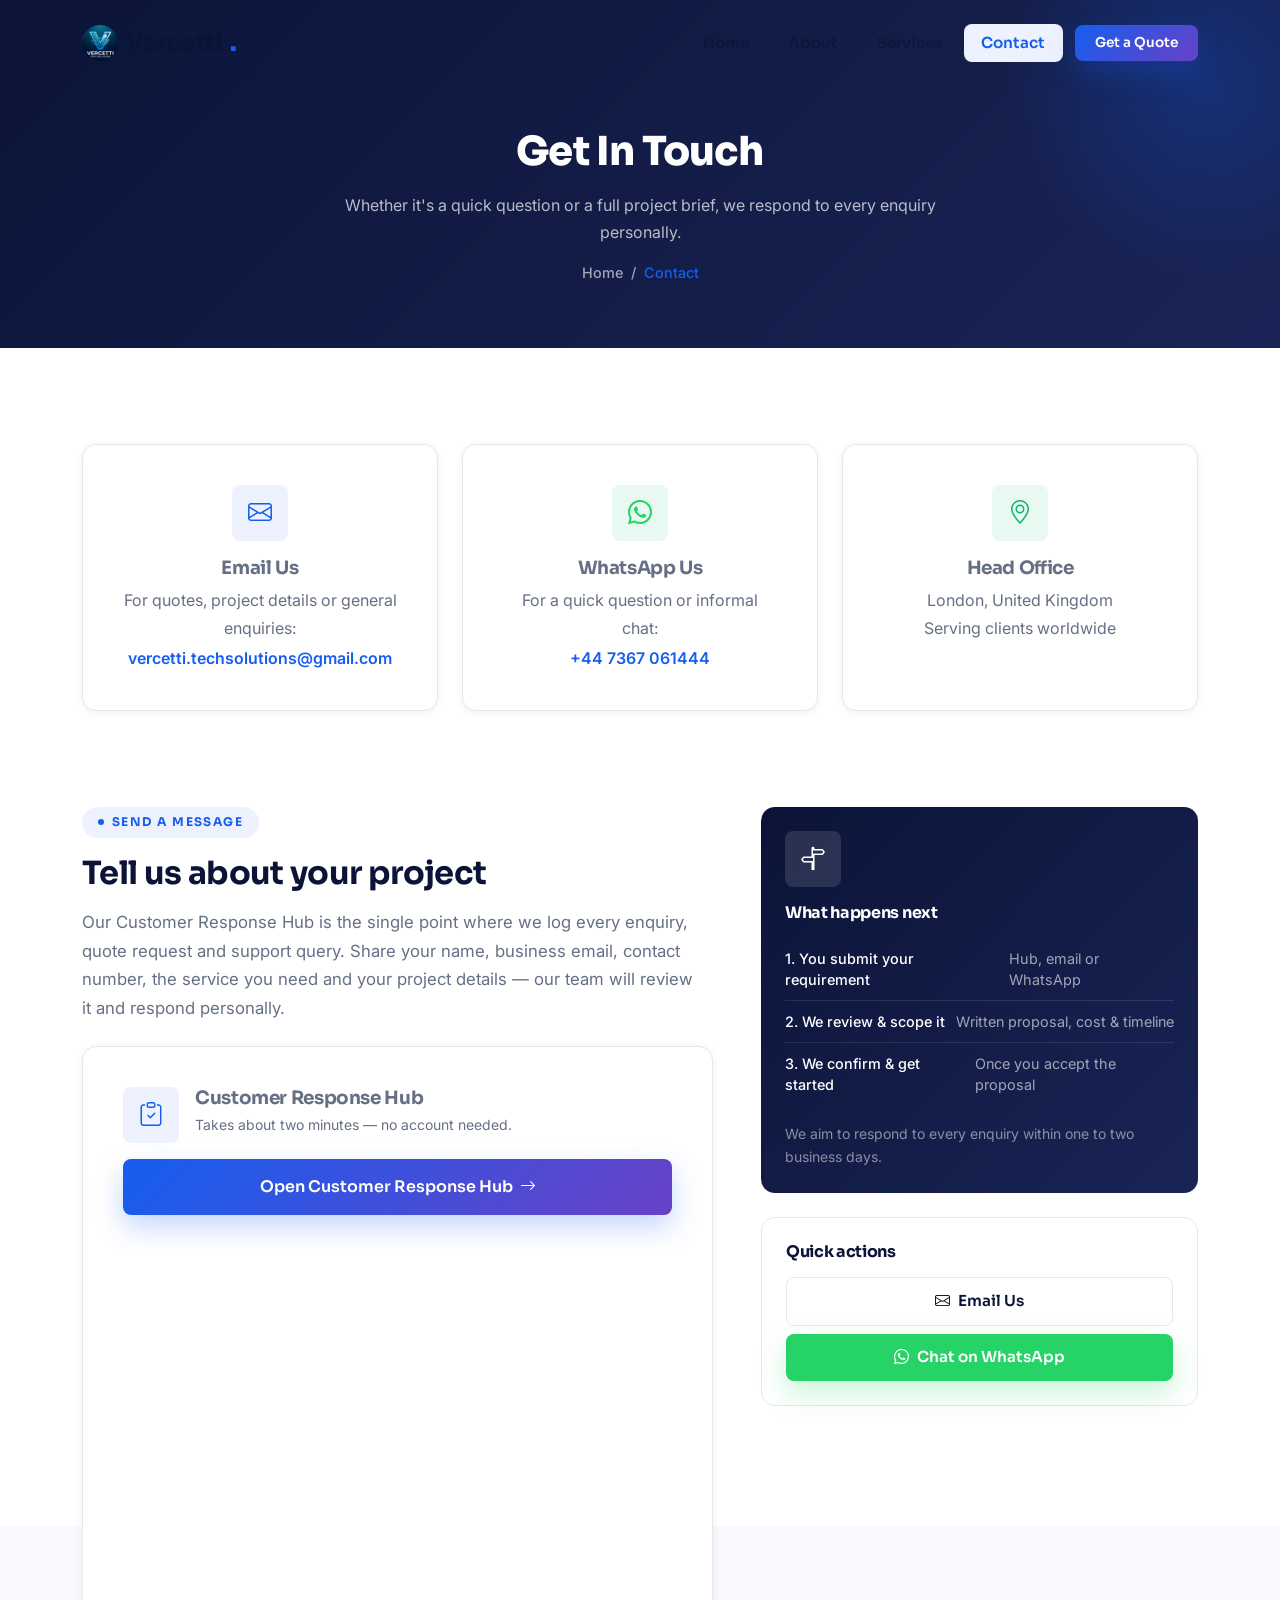
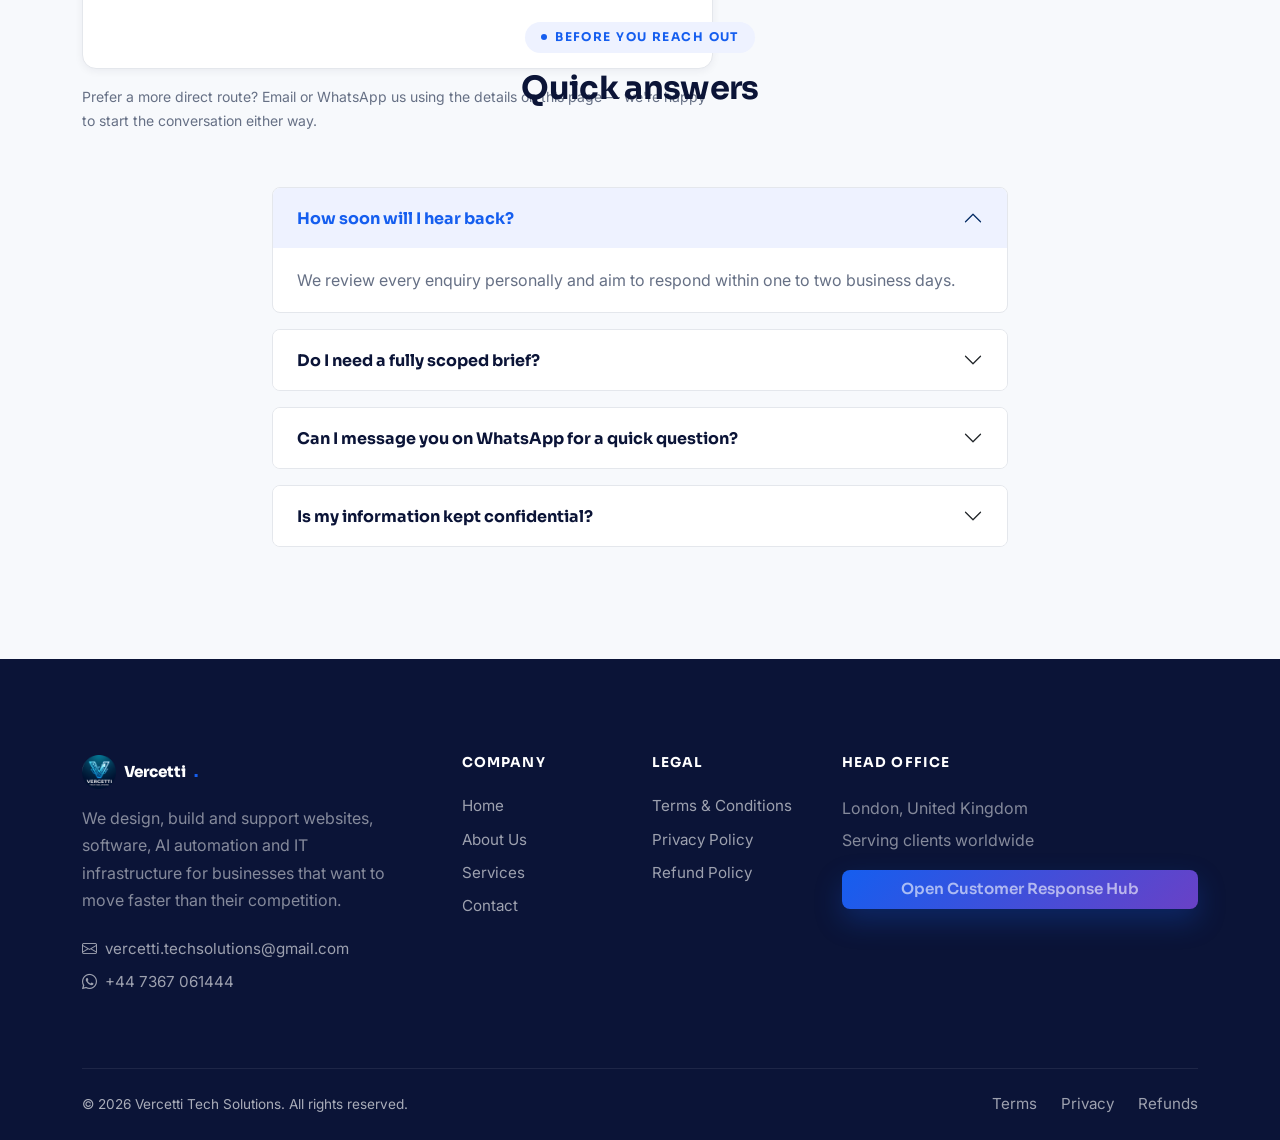
<file: contact.html>
<!DOCTYPE html>
<html lang="en">
<head>
  <meta charset="UTF-8">
  <meta name="viewport" content="width=device-width, initial-scale=1.0">
  <title>Contact Us | Vercetti Tech Solutions</title>
  <meta name="description" content="Get in touch with Vercetti Tech Solutions by email or WhatsApp, or submit your requirement through our Customer Response Hub.">
  <link rel="icon" type="image/png" href="assets/favicon-32.png">
  <link rel="icon" type="image/png" sizes="64x64" href="assets/favicon-64.png">
  <link rel="apple-touch-icon" href="assets/apple-touch-icon.png">
  <link rel="preconnect" href="https://fonts.googleapis.com">
  <link rel="preconnect" href="https://fonts.gstatic.com" crossorigin>
  <link href="https://fonts.googleapis.com/css2?family=Inter:wght@400;500;600;700&family=Sora:wght@400;600;700;800&display=swap" rel="stylesheet">
  <link href="https://cdn.jsdelivr.net/npm/bootstrap@5.3.3/dist/css/bootstrap.min.css" rel="stylesheet">
  <link href="https://cdn.jsdelivr.net/npm/bootstrap-icons@1.11.3/font/bootstrap-icons.css" rel="stylesheet">
  <link href="css/custom.css" rel="stylesheet">
  <!-- Built on the Nexora template by Harshad Mahadik, distributed by ThemeWagon (MIT License) -->
</head>
<body>
<div id="scroll-progress"></div>

  <nav class="navbar navbar-expand-lg navbar-nexora fixed-top">
    <div class="container">
      <a class="navbar-brand navbar-brand-custom d-flex align-items-center gap-2" href="index.html"><img src="assets/vercetti-logo-small.png" alt="Vercetti Tech Solutions" class="navbar-logo-img">Vercetti<span>.</span></a>
      <button class="navbar-toggler navbar-toggler-custom" type="button" data-bs-toggle="collapse" data-bs-target="#mainNav" aria-controls="mainNav" aria-expanded="false" aria-label="Toggle navigation">
        <span class="bar"></span><span class="bar"></span><span class="bar"></span>
      </button>
      <div class="collapse navbar-collapse" id="mainNav">
        <ul class="navbar-nav ms-auto align-items-lg-center gap-1 mt-3 mt-lg-0">
          <li class="nav-item"><a class="nav-link" href="index.html">Home</a></li>
          <li class="nav-item"><a class="nav-link" href="about.html">About</a></li>
          <li class="nav-item"><a class="nav-link" href="services.html">Services</a></li>
          <li class="nav-item"><a class="nav-link active" href="contact.html">Contact</a></li>
          <li class="nav-item ms-lg-2 mt-2 mt-lg-0">
            <a href="https://forms.gle/BJgJJaCgZ5CM1GcP6" target="_blank" rel="noopener" class="btn btn-primary btn-sm-custom w-100">Get a Quote</a>
          </li>
        </ul>
      </div>
    </div>
  </nav>

  <header class="page-header">
    <div class="container">
      <h1 class="mb-3">Get In Touch</h1>
      <p>Whether it's a quick question or a full project brief, we respond to every enquiry personally.</p>
      <div class="breadcrumb-custom mt-3">
        <a href="index.html">Home</a> <span>/</span> <span class="active">Contact</span>
      </div>
    </div>
  </header>

  <!-- CONTACT INFO CARDS -->
  <section class="section pb-0">
    <div class="container">
      <div class="row g-4">
        <div class="col-md-4 reveal">
          <div class="card-premium text-center">
            <div class="icon-box icon-box-primary mx-auto mb-3"><i class="bi bi-envelope"></i></div>
            <h3 class="card-title">Email Us</h3>
            <p class="mb-1">For quotes, project details or general enquiries:</p>
            <a href="mailto:vercetti.techsolutions@gmail.com" class="text-primary-custom fw-semibold text-decoration-none">vercetti.techsolutions@gmail.com</a>
          </div>
        </div>
        <div class="col-md-4 reveal">
          <div class="card-premium text-center">
            <div class="icon-box icon-box-whatsapp mx-auto mb-3"><i class="bi bi-whatsapp"></i></div>
            <h3 class="card-title">WhatsApp Us</h3>
            <p class="mb-1">For a quick question or informal chat:</p>
            <a href="https://wa.me/447367061444" target="_blank" rel="noopener" class="text-primary-custom fw-semibold text-decoration-none">+44 7367 061444</a>
          </div>
        </div>
        <div class="col-md-4 reveal">
          <div class="card-premium text-center">
            <div class="icon-box icon-box-success mx-auto mb-3"><i class="bi bi-geo-alt"></i></div>
            <h3 class="card-title">Head Office</h3>
            <p class="mb-0">London, United Kingdom<br>Serving clients worldwide</p>
          </div>
        </div>
      </div>
    </div>
  </section>

  <!-- CUSTOMER RESPONSE HUB + QUICK ACTIONS -->
  <section class="section">
    <div class="container">
      <div class="row g-5 align-items-stretch">
        <div class="col-lg-7 reveal">
          <span class="eyebrow">Send a message</span>
          <h2 class="section-title mb-3">Tell us about your project</h2>
          <p class="section-subtitle mb-4">Our Customer Response Hub is the single point where we log every enquiry, quote request and support query. Share your name, business email, contact number, the service you need and your project details — our team will review it and respond personally.</p>
          <div class="card-premium">
            <div class="d-flex align-items-start gap-3 mb-3">
              <div class="icon-box icon-box-primary"><i class="bi bi-clipboard-check"></i></div>
              <div>
                <h3 class="card-title mb-1">Customer Response Hub</h3>
                <p class="mb-0 small">Takes about two minutes — no account needed.</p>
              </div>
            </div>
            <a href="https://forms.gle/BJgJJaCgZ5CM1GcP6" target="_blank" rel="noopener" class="btn btn-primary btn-lg-custom w-100">Open Customer Response Hub <i class="bi bi-arrow-right ms-1"></i></a>
          </div>
          <p class="small text-slate mt-3 mb-0">Prefer a more direct route? Email or WhatsApp us using the details on this page — we're happy to start the conversation either way.</p>
        </div>

        <div class="col-lg-5 reveal">
          <div class="widget bg-gradient-dark text-white border-0">
            <div class="icon-box icon-box-white mb-3"><i class="bi bi-signpost-split"></i></div>
            <h5 class="text-white mb-3">What happens next</h5>
            <ul class="widget-link-list" style="--n-border: rgba(255,255,255,0.1);">
              <li style="border-color: rgba(255,255,255,0.1); color:#fff;">1. You submit your requirement <span style="color:rgba(255,255,255,0.6);">Hub, email or WhatsApp</span></li>
              <li style="border-color: rgba(255,255,255,0.1); color:#fff;">2. We review &amp; scope it <span style="color:rgba(255,255,255,0.6);">Written proposal, cost &amp; timeline</span></li>
              <li style="border-color: rgba(255,255,255,0.1); color:#fff;">3. We confirm &amp; get started <span style="color:rgba(255,255,255,0.6);">Once you accept the proposal</span></li>
            </ul>
            <p class="text-white-50 small mt-3 mb-0">We aim to respond to every enquiry within one to two business days.</p>
          </div>
          <div class="widget">
            <h5>Quick actions</h5>
            <div class="d-flex flex-column gap-2">
              <a href="mailto:vercetti.techsolutions@gmail.com" class="btn btn-light-custom w-100"><i class="bi bi-envelope me-2"></i>Email Us</a>
              <a href="https://wa.me/447367061444" target="_blank" rel="noopener" class="btn btn-whatsapp w-100"><i class="bi bi-whatsapp me-2"></i>Chat on WhatsApp</a>
            </div>
          </div>
        </div>
      </div>
    </div>
  </section>

  <!-- FAQ -->
  <section class="section bg-soft">
    <div class="container">
      <div class="row section-header justify-content-center text-center">
        <div class="col-lg-7 reveal">
          <span class="eyebrow">Before you reach out</span>
          <h2 class="section-title">Quick answers</h2>
        </div>
      </div>
      <div class="row justify-content-center">
        <div class="col-lg-8 reveal">
          <div class="accordion accordion-custom" id="contactFaq">
            <div class="accordion-item">
              <h2 class="accordion-header">
                <button class="accordion-button" type="button" data-bs-toggle="collapse" data-bs-target="#cfaq1">How soon will I hear back?</button>
              </h2>
              <div id="cfaq1" class="accordion-collapse collapse show" data-bs-parent="#contactFaq">
                <div class="accordion-body">We review every enquiry personally and aim to respond within one to two business days.</div>
              </div>
            </div>
            <div class="accordion-item">
              <h2 class="accordion-header">
                <button class="accordion-button collapsed" type="button" data-bs-toggle="collapse" data-bs-target="#cfaq2">Do I need a fully scoped brief?</button>
              </h2>
              <div id="cfaq2" class="accordion-collapse collapse" data-bs-parent="#contactFaq">
                <div class="accordion-body">No — a clear description of what you need is enough to start. We'll ask the right follow-up questions to help refine the scope before sending a proposal.</div>
              </div>
            </div>
            <div class="accordion-item">
              <h2 class="accordion-header">
                <button class="accordion-button collapsed" type="button" data-bs-toggle="collapse" data-bs-target="#cfaq3">Can I message you on WhatsApp for a quick question?</button>
              </h2>
              <div id="cfaq3" class="accordion-collapse collapse" data-bs-parent="#contactFaq">
                <div class="accordion-body">Yes — WhatsApp is fine for quick questions. For formal quote requests, we recommend using the Customer Response Hub so your requirement is properly logged and nothing gets missed.</div>
              </div>
            </div>
            <div class="accordion-item">
              <h2 class="accordion-header">
                <button class="accordion-button collapsed" type="button" data-bs-toggle="collapse" data-bs-target="#cfaq4">Is my information kept confidential?</button>
              </h2>
              <div id="cfaq4" class="accordion-collapse collapse" data-bs-parent="#contactFaq">
                <div class="accordion-body">We handle enquiry details in line with our <a href="privacy.html">Privacy Policy</a>. We'd only ask you to avoid sharing highly sensitive information — such as passwords or payment details — before a formal service agreement is in place.</div>
              </div>
            </div>
          </div>
        </div>
      </div>
    </div>
  </section>

  <footer class="footer-nexora">
    <div class="container">
      <div class="row gy-4">
        <div class="col-lg-4 col-md-6">
          <a class="navbar-brand-custom d-inline-flex align-items-center gap-2 mb-3" href="index.html" style="color:#fff !important;"><img src="assets/vercetti-logo-small.png" alt="Vercetti Tech Solutions" class="navbar-logo-img">Vercetti<span style="color:var(--n-primary)">.</span></a>
          <p class="text-white-50 mb-4" style="max-width:320px;">We design, build and support websites, software, AI automation and IT infrastructure for businesses that want to move faster than their competition.</p>
          <div class="d-flex flex-column">
            <a href="mailto:vercetti.techsolutions@gmail.com" class="d-inline-flex align-items-center gap-2"><i class="bi bi-envelope"></i> vercetti.techsolutions@gmail.com</a>
            <a href="https://wa.me/447367061444" target="_blank" rel="noopener" class="d-inline-flex align-items-center gap-2"><i class="bi bi-whatsapp"></i> +44 7367 061444</a>
          </div>
        </div>
        <div class="col-lg-2 col-md-6 col-6">
          <h6>Company</h6>
          <a href="index.html">Home</a>
          <a href="about.html">About Us</a>
          <a href="services.html">Services</a>
          <a href="contact.html">Contact</a>
        </div>
        <div class="col-lg-2 col-md-6 col-6">
          <h6>Legal</h6>
          <a href="terms.html">Terms &amp; Conditions</a>
          <a href="privacy.html">Privacy Policy</a>
          <a href="refund-policy.html">Refund Policy</a>
        </div>
        <div class="col-lg-4 col-md-6">
          <h6>Head Office</h6>
          <p class="text-white-50 mb-1">London, United Kingdom</p>
          <p class="text-white-50 mb-3">Serving clients worldwide</p>
          <a href="https://forms.gle/BJgJJaCgZ5CM1GcP6" target="_blank" rel="noopener" class="btn btn-primary btn-sm-custom">Open Customer Response Hub</a>
        </div>
      </div>
      <div class="footer-bottom d-flex flex-column flex-md-row justify-content-between align-items-center gap-2 text-center text-md-start">
        <p class="mb-0">&copy; <span id="year"></span> Vercetti Tech Solutions. All rights reserved.</p>
        <div class="d-flex gap-4">
          <a href="terms.html" class="mb-0">Terms</a>
          <a href="privacy.html" class="mb-0">Privacy</a>
          <a href="refund-policy.html" class="mb-0">Refunds</a>
        </div>
      </div>
    </div>
  </footer>

  <button class="back-to-top" aria-label="Back to top"><i class="bi bi-arrow-up"></i></button>

  <script src="https://cdn.jsdelivr.net/npm/bootstrap@5.3.3/dist/js/bootstrap.bundle.min.js"></script>
  <script src="js/main.js"></script>
  <script>document.getElementById('year').textContent = new Date().getFullYear();</script>
</body>
</html>
</file>
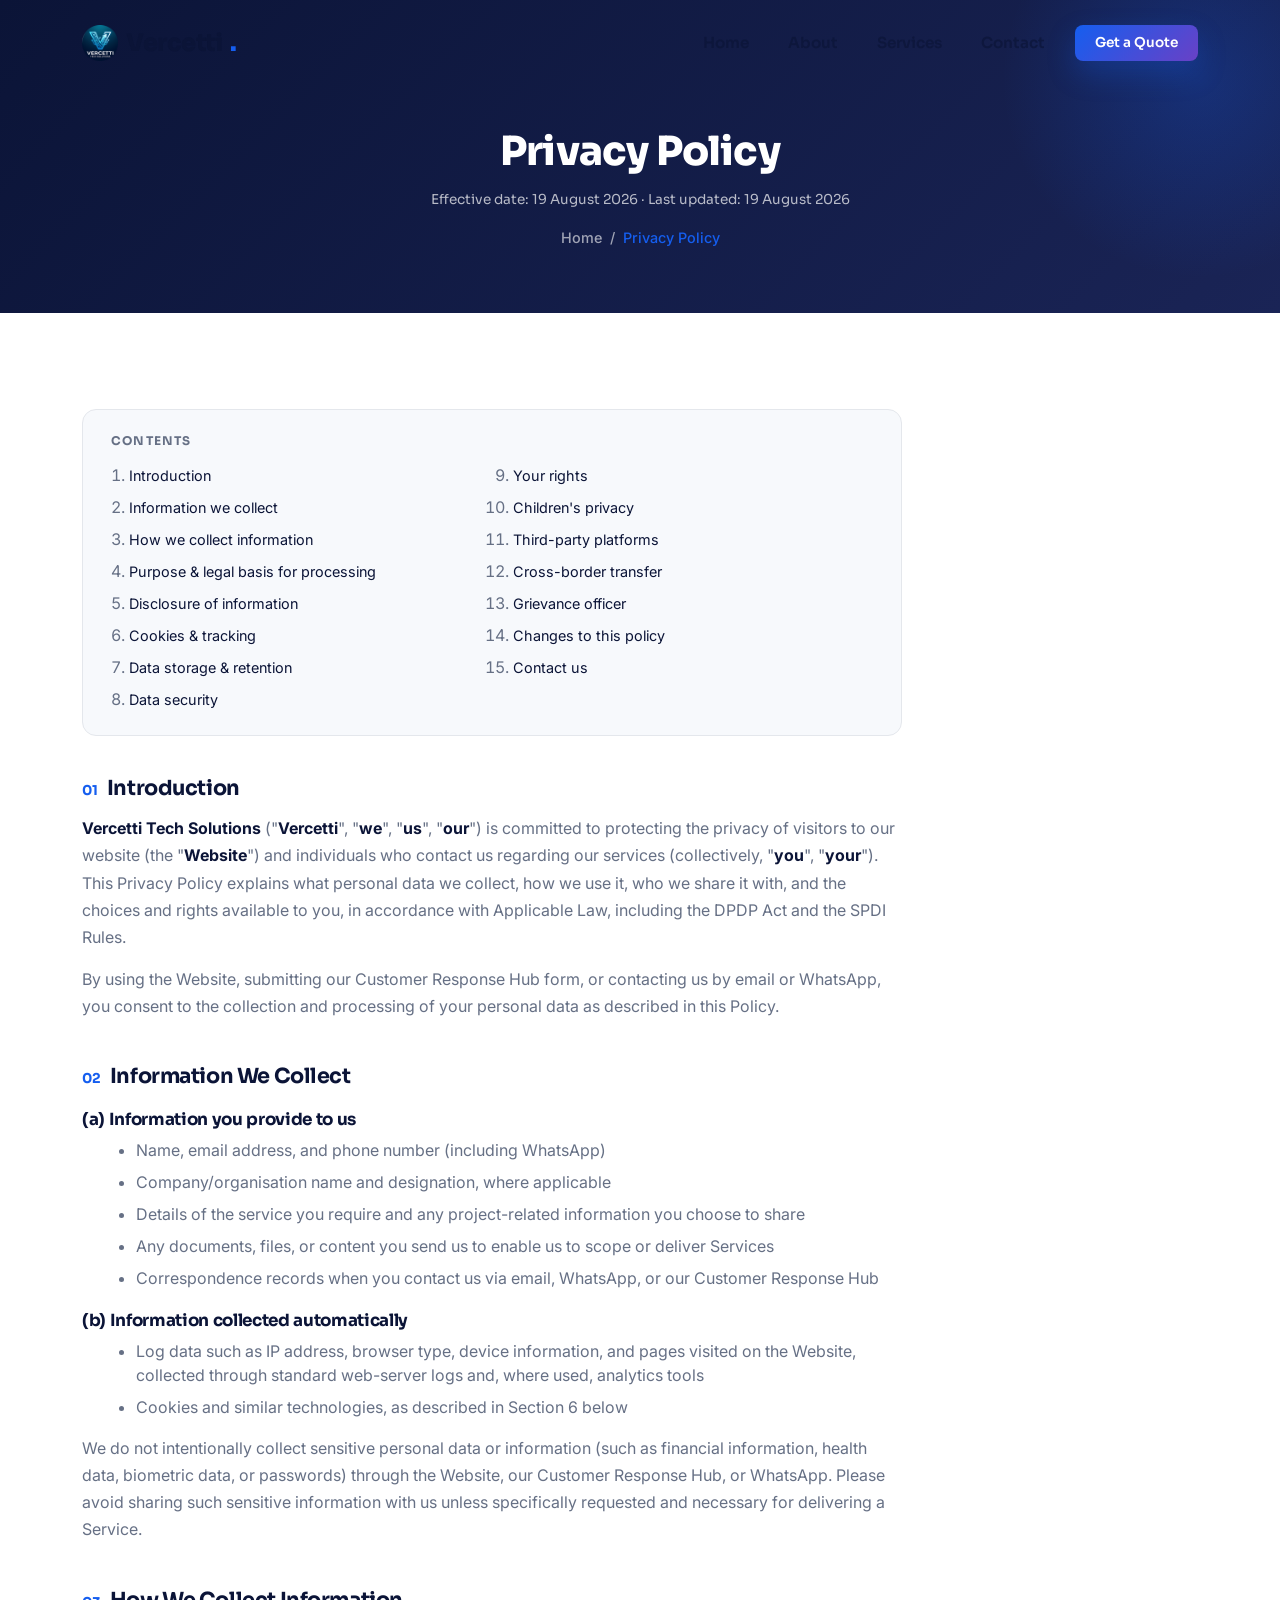
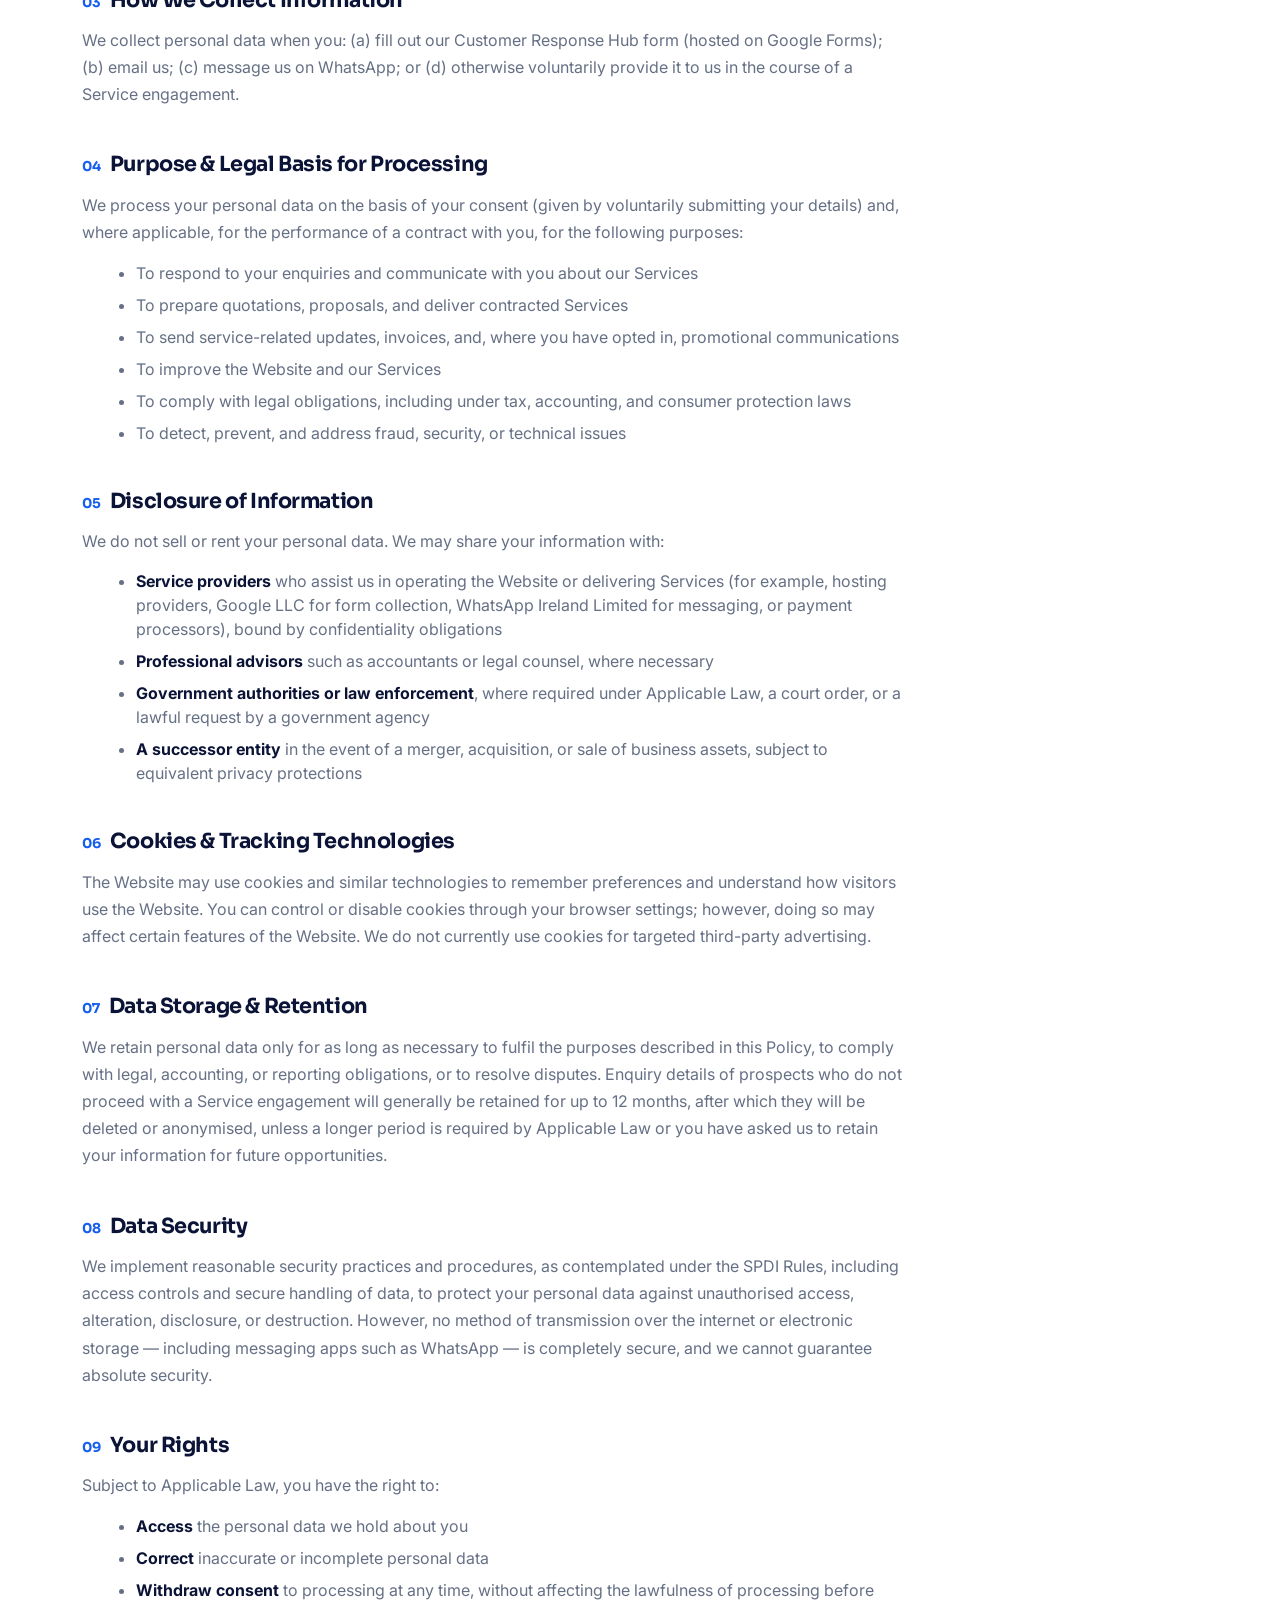
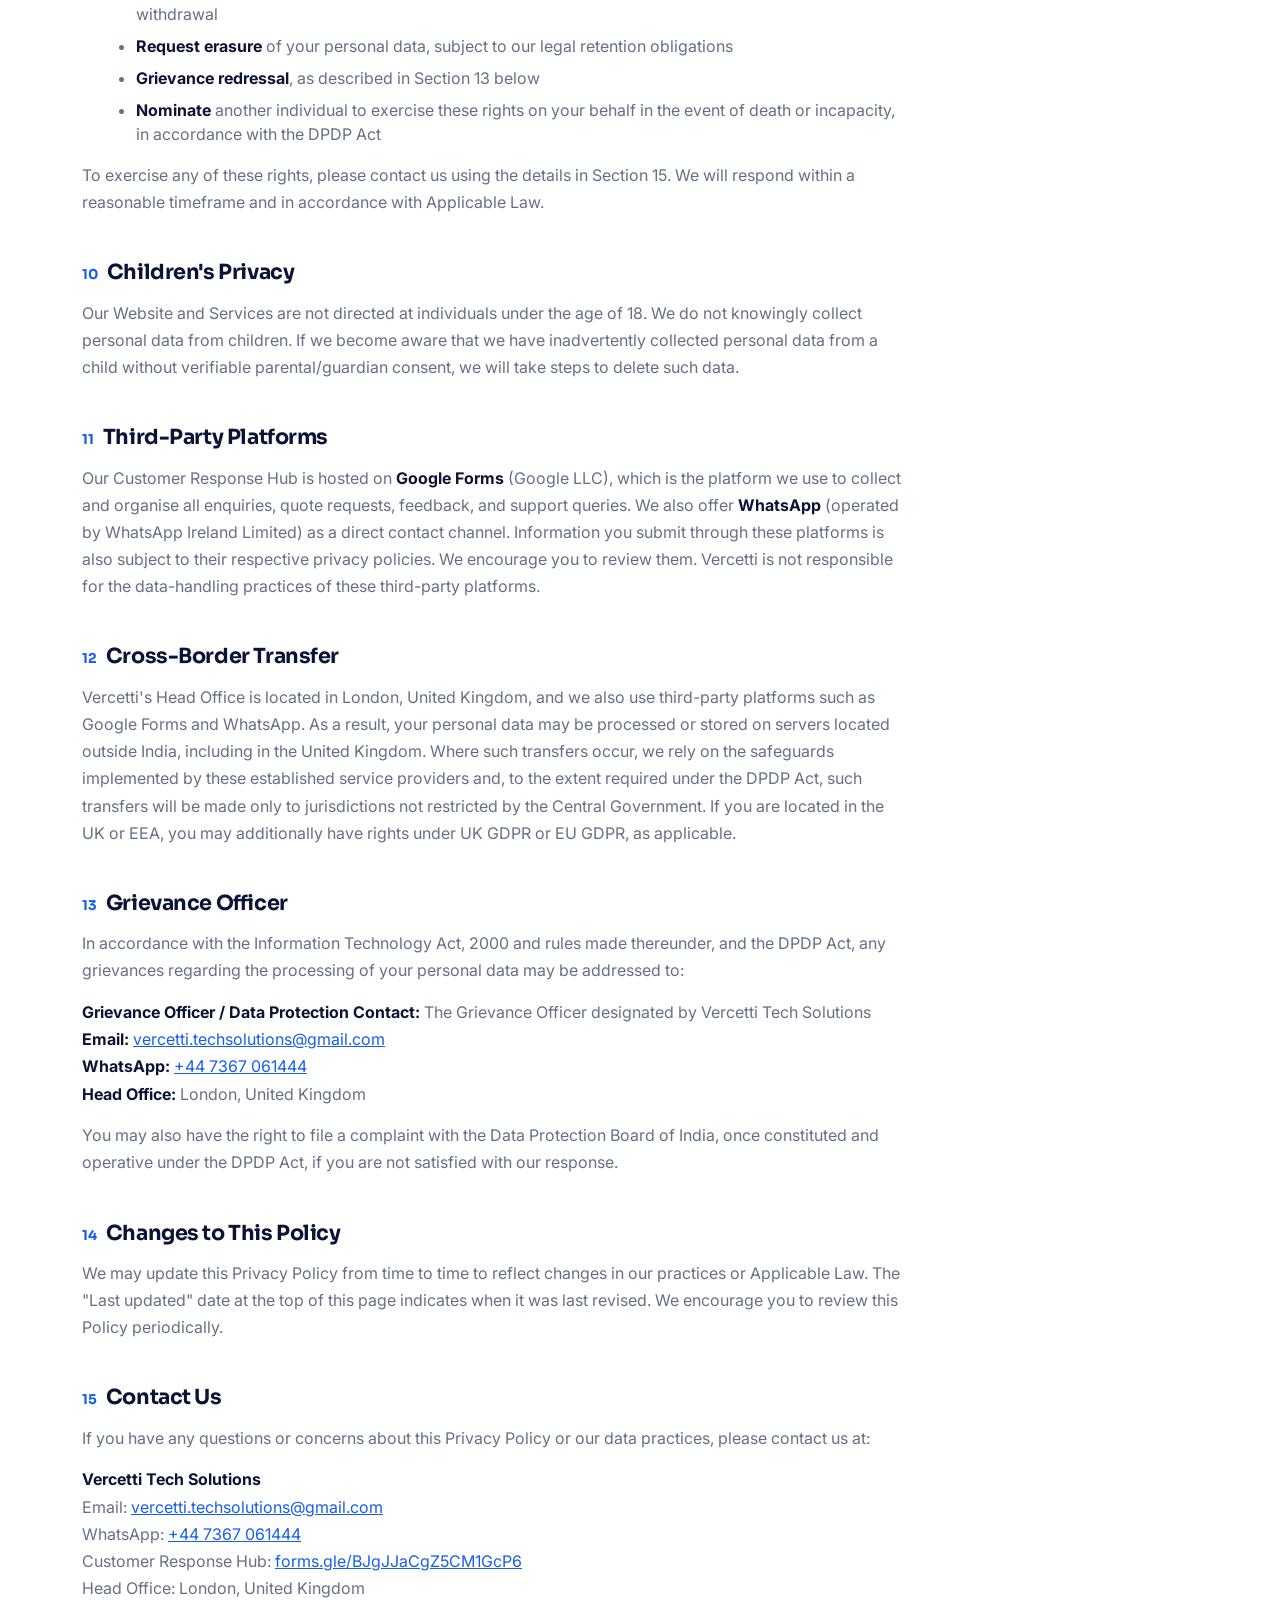
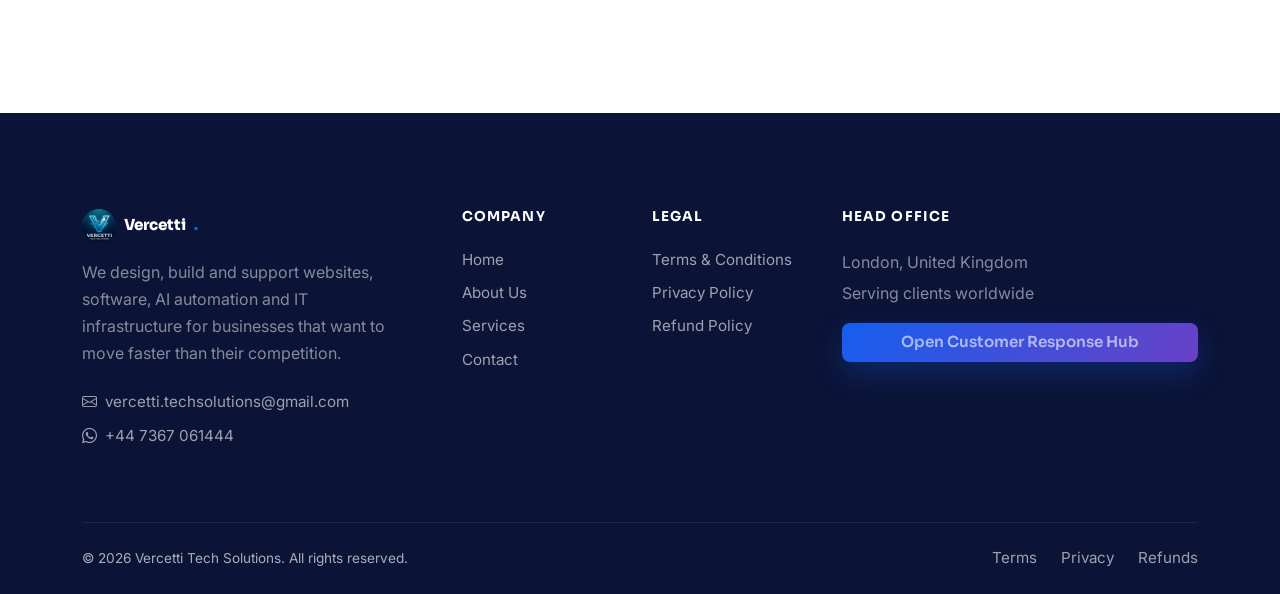
<file: privacy.html>
<!DOCTYPE html>
<html lang="en">
<head>
  <meta charset="UTF-8">
  <meta name="viewport" content="width=device-width, initial-scale=1.0">
  <title>Privacy Policy | Vercetti Tech Solutions</title>
  <meta name="description" content="How Vercetti Tech Solutions collects, uses and protects personal data submitted through the website, Customer Response Hub, email or WhatsApp.">
  <link rel="icon" type="image/png" href="assets/favicon-32.png">
  <link rel="icon" type="image/png" sizes="64x64" href="assets/favicon-64.png">
  <link rel="apple-touch-icon" href="assets/apple-touch-icon.png">
  <link rel="preconnect" href="https://fonts.googleapis.com">
  <link rel="preconnect" href="https://fonts.gstatic.com" crossorigin>
  <link href="https://fonts.googleapis.com/css2?family=Inter:wght@400;500;600;700&family=Sora:wght@400;600;700;800&display=swap" rel="stylesheet">
  <link href="https://cdn.jsdelivr.net/npm/bootstrap@5.3.3/dist/css/bootstrap.min.css" rel="stylesheet">
  <link href="https://cdn.jsdelivr.net/npm/bootstrap-icons@1.11.3/font/bootstrap-icons.css" rel="stylesheet">
  <link href="css/custom.css" rel="stylesheet">
  <!-- Built on the Nexora template by Harshad Mahadik, distributed by ThemeWagon (MIT License) -->
</head>
<body>
<div id="scroll-progress"></div>

  <nav class="navbar navbar-expand-lg navbar-nexora fixed-top">
    <div class="container">
      <a class="navbar-brand navbar-brand-custom d-flex align-items-center gap-2" href="index.html"><img src="assets/vercetti-logo-small.png" alt="Vercetti Tech Solutions" class="navbar-logo-img">Vercetti<span>.</span></a>
      <button class="navbar-toggler navbar-toggler-custom" type="button" data-bs-toggle="collapse" data-bs-target="#mainNav" aria-controls="mainNav" aria-expanded="false" aria-label="Toggle navigation">
        <span class="bar"></span><span class="bar"></span><span class="bar"></span>
      </button>
      <div class="collapse navbar-collapse" id="mainNav">
        <ul class="navbar-nav ms-auto align-items-lg-center gap-1 mt-3 mt-lg-0">
          <li class="nav-item"><a class="nav-link" href="index.html">Home</a></li>
          <li class="nav-item"><a class="nav-link" href="about.html">About</a></li>
          <li class="nav-item"><a class="nav-link" href="services.html">Services</a></li>
          <li class="nav-item"><a class="nav-link" href="contact.html">Contact</a></li>
          <li class="nav-item ms-lg-2 mt-2 mt-lg-0">
            <a href="https://forms.gle/BJgJJaCgZ5CM1GcP6" target="_blank" rel="noopener" class="btn btn-primary btn-sm-custom w-100">Get a Quote</a>
          </li>
        </ul>
      </div>
    </div>
  </nav>

  <header class="page-header">
    <div class="container">
      <h1 class="mb-0">Privacy Policy</h1>
      <p class="legal-updated">Effective date: 19 August 2026 · Last updated: 19 August 2026</p>
      <div class="breadcrumb-custom mt-3">
        <a href="index.html">Home</a> <span>/</span> <span class="active">Privacy Policy</span>
      </div>
    </div>
  </header>

  <section class="section">
    <div class="container">
      <div class="legal-content">

        <div class="legal-toc">
          <h4>Contents</h4>
          <ol>
            <li><a href="#p1">Introduction</a></li>
            <li><a href="#p2">Information we collect</a></li>
            <li><a href="#p3">How we collect information</a></li>
            <li><a href="#p4">Purpose &amp; legal basis for processing</a></li>
            <li><a href="#p5">Disclosure of information</a></li>
            <li><a href="#p6">Cookies &amp; tracking</a></li>
            <li><a href="#p7">Data storage &amp; retention</a></li>
            <li><a href="#p8">Data security</a></li>
            <li><a href="#p9">Your rights</a></li>
            <li><a href="#p10">Children's privacy</a></li>
            <li><a href="#p11">Third-party platforms</a></li>
            <li><a href="#p12">Cross-border transfer</a></li>
            <li><a href="#p13">Grievance officer</a></li>
            <li><a href="#p14">Changes to this policy</a></li>
            <li><a href="#p15">Contact us</a></li>
          </ol>
        </div>

        <h2 id="p1"><span>01</span>Introduction</h2>
        <p><strong>Vercetti Tech Solutions</strong> ("<strong>Vercetti</strong>", "<strong>we</strong>", "<strong>us</strong>", "<strong>our</strong>") is committed to protecting the privacy of visitors to our website (the "<strong>Website</strong>") and individuals who contact us regarding our services (collectively, "<strong>you</strong>", "<strong>your</strong>"). This Privacy Policy explains what personal data we collect, how we use it, who we share it with, and the choices and rights available to you, in accordance with Applicable Law, including the DPDP Act and the SPDI Rules.</p>
        <p>By using the Website, submitting our Customer Response Hub form, or contacting us by email or WhatsApp, you consent to the collection and processing of your personal data as described in this Policy.</p>

        <h2 id="p2"><span>02</span>Information We Collect</h2>
        <h3>(a) Information you provide to us</h3>
        <ul>
          <li>Name, email address, and phone number (including WhatsApp)</li>
          <li>Company/organisation name and designation, where applicable</li>
          <li>Details of the service you require and any project-related information you choose to share</li>
          <li>Any documents, files, or content you send us to enable us to scope or deliver Services</li>
          <li>Correspondence records when you contact us via email, WhatsApp, or our Customer Response Hub</li>
        </ul>
        <h3>(b) Information collected automatically</h3>
        <ul>
          <li>Log data such as IP address, browser type, device information, and pages visited on the Website, collected through standard web-server logs and, where used, analytics tools</li>
          <li>Cookies and similar technologies, as described in Section 6 below</li>
        </ul>
        <p>We do not intentionally collect sensitive personal data or information (such as financial information, health data, biometric data, or passwords) through the Website, our Customer Response Hub, or WhatsApp. Please avoid sharing such sensitive information with us unless specifically requested and necessary for delivering a Service.</p>

        <h2 id="p3"><span>03</span>How We Collect Information</h2>
        <p>We collect personal data when you: (a) fill out our Customer Response Hub form (hosted on Google Forms); (b) email us; (c) message us on WhatsApp; or (d) otherwise voluntarily provide it to us in the course of a Service engagement.</p>

        <h2 id="p4"><span>04</span>Purpose &amp; Legal Basis for Processing</h2>
        <p>We process your personal data on the basis of your consent (given by voluntarily submitting your details) and, where applicable, for the performance of a contract with you, for the following purposes:</p>
        <ul>
          <li>To respond to your enquiries and communicate with you about our Services</li>
          <li>To prepare quotations, proposals, and deliver contracted Services</li>
          <li>To send service-related updates, invoices, and, where you have opted in, promotional communications</li>
          <li>To improve the Website and our Services</li>
          <li>To comply with legal obligations, including under tax, accounting, and consumer protection laws</li>
          <li>To detect, prevent, and address fraud, security, or technical issues</li>
        </ul>

        <h2 id="p5"><span>05</span>Disclosure of Information</h2>
        <p>We do not sell or rent your personal data. We may share your information with:</p>
        <ul>
          <li><strong>Service providers</strong> who assist us in operating the Website or delivering Services (for example, hosting providers, Google LLC for form collection, WhatsApp Ireland Limited for messaging, or payment processors), bound by confidentiality obligations</li>
          <li><strong>Professional advisors</strong> such as accountants or legal counsel, where necessary</li>
          <li><strong>Government authorities or law enforcement</strong>, where required under Applicable Law, a court order, or a lawful request by a government agency</li>
          <li><strong>A successor entity</strong> in the event of a merger, acquisition, or sale of business assets, subject to equivalent privacy protections</li>
        </ul>

        <h2 id="p6"><span>06</span>Cookies &amp; Tracking Technologies</h2>
        <p>The Website may use cookies and similar technologies to remember preferences and understand how visitors use the Website. You can control or disable cookies through your browser settings; however, doing so may affect certain features of the Website. We do not currently use cookies for targeted third-party advertising.</p>

        <h2 id="p7"><span>07</span>Data Storage &amp; Retention</h2>
        <p>We retain personal data only for as long as necessary to fulfil the purposes described in this Policy, to comply with legal, accounting, or reporting obligations, or to resolve disputes. Enquiry details of prospects who do not proceed with a Service engagement will generally be retained for up to 12 months, after which they will be deleted or anonymised, unless a longer period is required by Applicable Law or you have asked us to retain your information for future opportunities.</p>

        <h2 id="p8"><span>08</span>Data Security</h2>
        <p>We implement reasonable security practices and procedures, as contemplated under the SPDI Rules, including access controls and secure handling of data, to protect your personal data against unauthorised access, alteration, disclosure, or destruction. However, no method of transmission over the internet or electronic storage — including messaging apps such as WhatsApp — is completely secure, and we cannot guarantee absolute security.</p>

        <h2 id="p9"><span>09</span>Your Rights</h2>
        <p>Subject to Applicable Law, you have the right to:</p>
        <ul>
          <li><strong>Access</strong> the personal data we hold about you</li>
          <li><strong>Correct</strong> inaccurate or incomplete personal data</li>
          <li><strong>Withdraw consent</strong> to processing at any time, without affecting the lawfulness of processing before withdrawal</li>
          <li><strong>Request erasure</strong> of your personal data, subject to our legal retention obligations</li>
          <li><strong>Grievance redressal</strong>, as described in Section 13 below</li>
          <li><strong>Nominate</strong> another individual to exercise these rights on your behalf in the event of death or incapacity, in accordance with the DPDP Act</li>
        </ul>
        <p>To exercise any of these rights, please contact us using the details in Section 15. We will respond within a reasonable timeframe and in accordance with Applicable Law.</p>

        <h2 id="p10"><span>10</span>Children's Privacy</h2>
        <p>Our Website and Services are not directed at individuals under the age of 18. We do not knowingly collect personal data from children. If we become aware that we have inadvertently collected personal data from a child without verifiable parental/guardian consent, we will take steps to delete such data.</p>

        <h2 id="p11"><span>11</span>Third-Party Platforms</h2>
        <p>Our Customer Response Hub is hosted on <strong>Google Forms</strong> (Google LLC), which is the platform we use to collect and organise all enquiries, quote requests, feedback, and support queries. We also offer <strong>WhatsApp</strong> (operated by WhatsApp Ireland Limited) as a direct contact channel. Information you submit through these platforms is also subject to their respective privacy policies. We encourage you to review them. Vercetti is not responsible for the data-handling practices of these third-party platforms.</p>

        <h2 id="p12"><span>12</span>Cross-Border Transfer</h2>
        <p>Vercetti's Head Office is located in London, United Kingdom, and we also use third-party platforms such as Google Forms and WhatsApp. As a result, your personal data may be processed or stored on servers located outside India, including in the United Kingdom. Where such transfers occur, we rely on the safeguards implemented by these established service providers and, to the extent required under the DPDP Act, such transfers will be made only to jurisdictions not restricted by the Central Government. If you are located in the UK or EEA, you may additionally have rights under UK GDPR or EU GDPR, as applicable.</p>

        <h2 id="p13"><span>13</span>Grievance Officer</h2>
        <p>In accordance with the Information Technology Act, 2000 and rules made thereunder, and the DPDP Act, any grievances regarding the processing of your personal data may be addressed to:</p>
        <p><strong>Grievance Officer / Data Protection Contact:</strong> The Grievance Officer designated by Vercetti Tech Solutions<br>
        <strong>Email:</strong> <a href="mailto:vercetti.techsolutions@gmail.com">vercetti.techsolutions@gmail.com</a><br>
        <strong>WhatsApp:</strong> <a href="https://wa.me/447367061444" target="_blank" rel="noopener">+44 7367 061444</a><br>
        <strong>Head Office:</strong> London, United Kingdom</p>
        <p>You may also have the right to file a complaint with the Data Protection Board of India, once constituted and operative under the DPDP Act, if you are not satisfied with our response.</p>

        <h2 id="p14"><span>14</span>Changes to This Policy</h2>
        <p>We may update this Privacy Policy from time to time to reflect changes in our practices or Applicable Law. The "Last updated" date at the top of this page indicates when it was last revised. We encourage you to review this Policy periodically.</p>

        <h2 id="p15"><span>15</span>Contact Us</h2>
        <p>If you have any questions or concerns about this Privacy Policy or our data practices, please contact us at:</p>
        <p><strong>Vercetti Tech Solutions</strong><br>
        Email: <a href="mailto:vercetti.techsolutions@gmail.com">vercetti.techsolutions@gmail.com</a><br>
        WhatsApp: <a href="https://wa.me/447367061444" target="_blank" rel="noopener">+44 7367 061444</a><br>
        Customer Response Hub: <a href="https://forms.gle/BJgJJaCgZ5CM1GcP6" target="_blank" rel="noopener">forms.gle/BJgJJaCgZ5CM1GcP6</a><br>
        Head Office: London, United Kingdom</p>

      </div>
    </div>
  </section>

  <footer class="footer-nexora">
    <div class="container">
      <div class="row gy-4">
        <div class="col-lg-4 col-md-6">
          <a class="navbar-brand-custom d-inline-flex align-items-center gap-2 mb-3" href="index.html" style="color:#fff !important;"><img src="assets/vercetti-logo-small.png" alt="Vercetti Tech Solutions" class="navbar-logo-img">Vercetti<span style="color:var(--n-primary)">.</span></a>
          <p class="text-white-50 mb-4" style="max-width:320px;">We design, build and support websites, software, AI automation and IT infrastructure for businesses that want to move faster than their competition.</p>
          <div class="d-flex flex-column">
            <a href="mailto:vercetti.techsolutions@gmail.com" class="d-inline-flex align-items-center gap-2"><i class="bi bi-envelope"></i> vercetti.techsolutions@gmail.com</a>
            <a href="https://wa.me/447367061444" target="_blank" rel="noopener" class="d-inline-flex align-items-center gap-2"><i class="bi bi-whatsapp"></i> +44 7367 061444</a>
          </div>
        </div>
        <div class="col-lg-2 col-md-6 col-6">
          <h6>Company</h6>
          <a href="index.html">Home</a>
          <a href="about.html">About Us</a>
          <a href="services.html">Services</a>
          <a href="contact.html">Contact</a>
        </div>
        <div class="col-lg-2 col-md-6 col-6">
          <h6>Legal</h6>
          <a href="terms.html">Terms &amp; Conditions</a>
          <a href="privacy.html">Privacy Policy</a>
          <a href="refund-policy.html">Refund Policy</a>
        </div>
        <div class="col-lg-4 col-md-6">
          <h6>Head Office</h6>
          <p class="text-white-50 mb-1">London, United Kingdom</p>
          <p class="text-white-50 mb-3">Serving clients worldwide</p>
          <a href="https://forms.gle/BJgJJaCgZ5CM1GcP6" target="_blank" rel="noopener" class="btn btn-primary btn-sm-custom">Open Customer Response Hub</a>
        </div>
      </div>
      <div class="footer-bottom d-flex flex-column flex-md-row justify-content-between align-items-center gap-2 text-center text-md-start">
        <p class="mb-0">&copy; <span id="year"></span> Vercetti Tech Solutions. All rights reserved.</p>
        <div class="d-flex gap-4">
          <a href="terms.html" class="mb-0">Terms</a>
          <a href="privacy.html" class="mb-0">Privacy</a>
          <a href="refund-policy.html" class="mb-0">Refunds</a>
        </div>
      </div>
    </div>
  </footer>

  <button class="back-to-top" aria-label="Back to top"><i class="bi bi-arrow-up"></i></button>

  <script src="https://cdn.jsdelivr.net/npm/bootstrap@5.3.3/dist/js/bootstrap.bundle.min.js"></script>
  <script src="js/main.js"></script>
  <script>document.getElementById('year').textContent = new Date().getFullYear();</script>
</body>
</html>
</file>
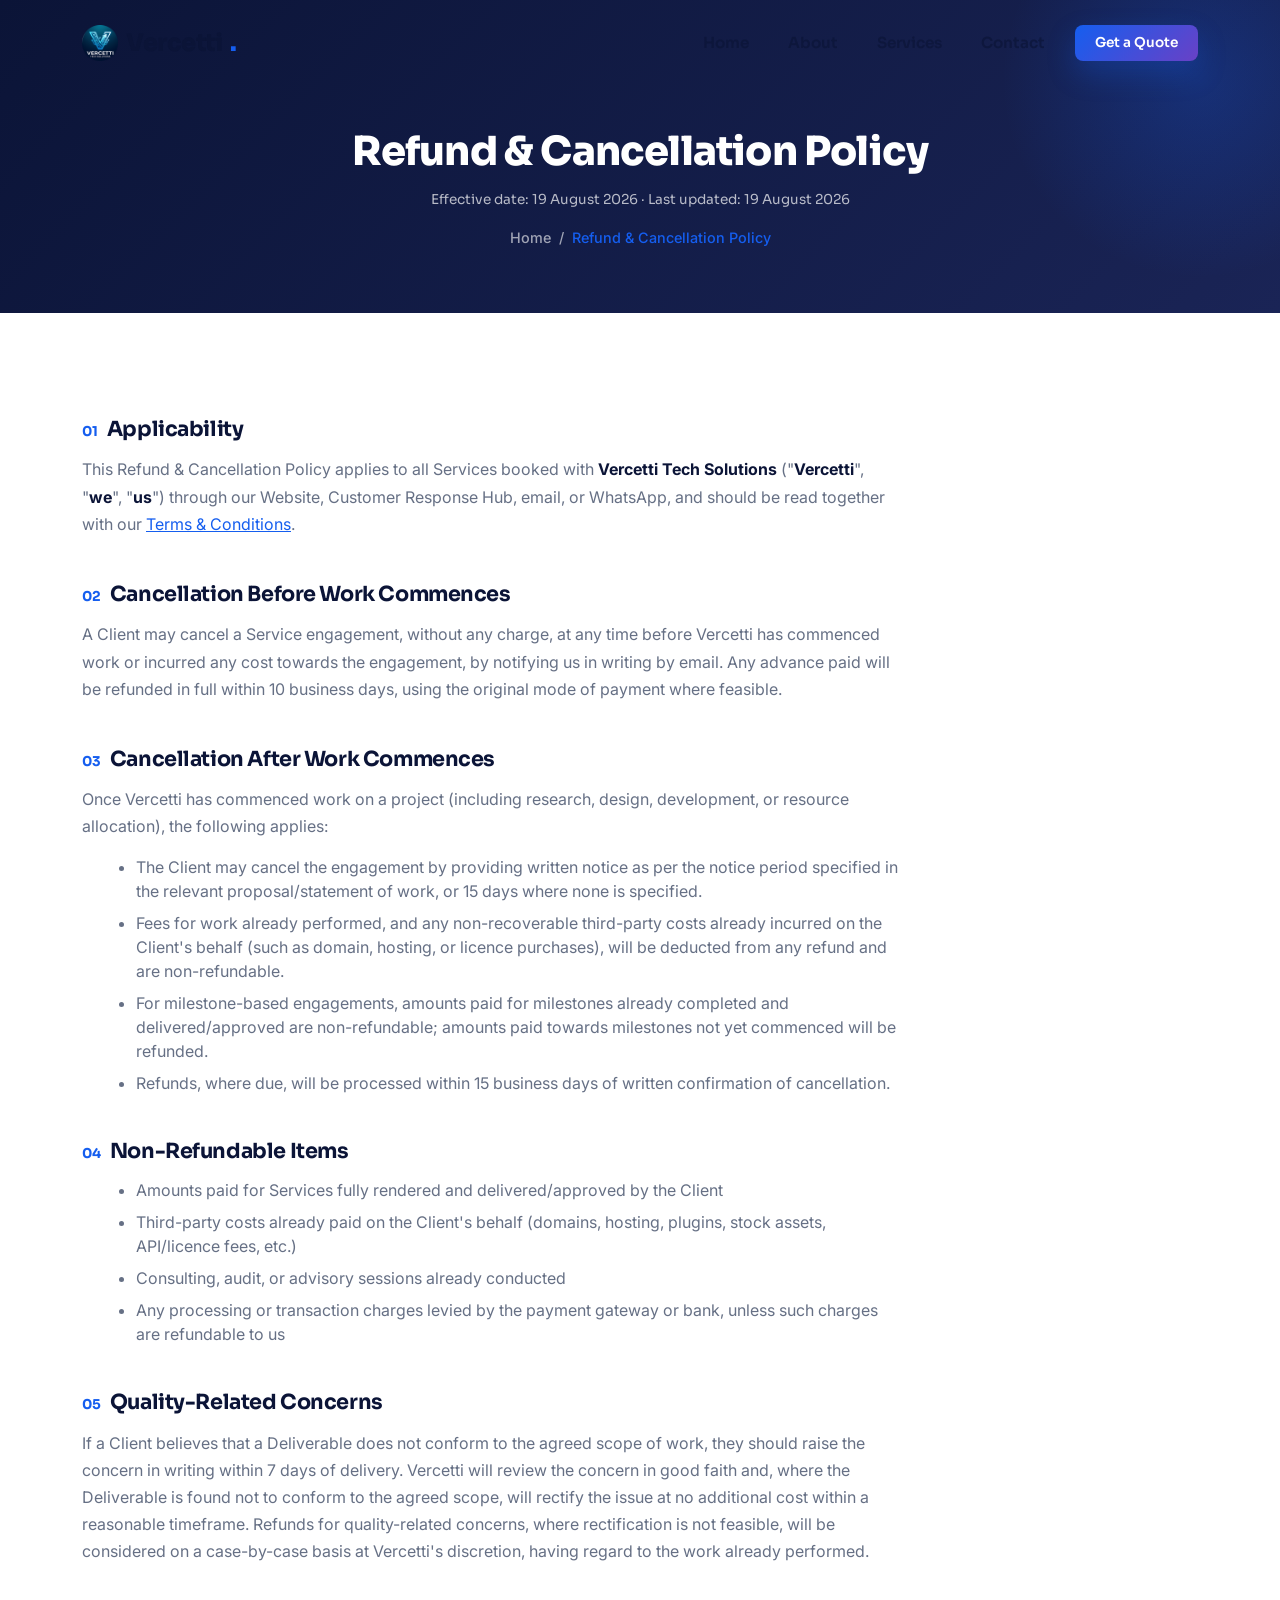
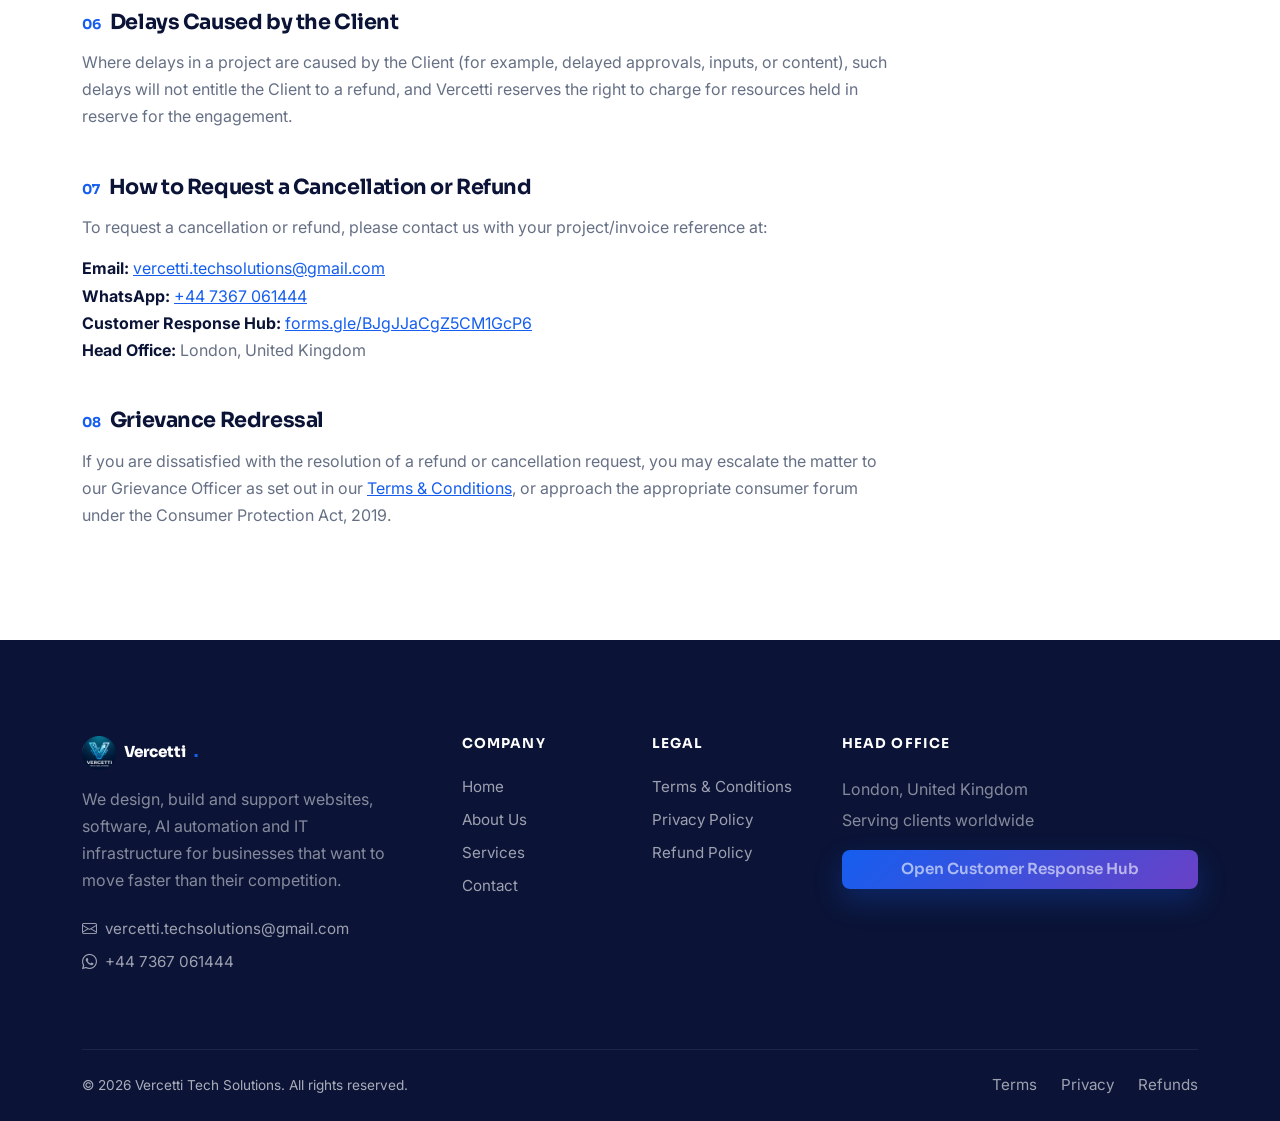
<file: refund-policy.html>
<!DOCTYPE html>
<html lang="en">
<head>
  <meta charset="UTF-8">
  <meta name="viewport" content="width=device-width, initial-scale=1.0">
  <title>Refund &amp; Cancellation Policy | Vercetti Tech Solutions</title>
  <meta name="description" content="Refund and cancellation terms for Services booked with Vercetti Tech Solutions.">
  <link rel="icon" type="image/png" href="assets/favicon-32.png">
  <link rel="icon" type="image/png" sizes="64x64" href="assets/favicon-64.png">
  <link rel="apple-touch-icon" href="assets/apple-touch-icon.png">
  <link rel="preconnect" href="https://fonts.googleapis.com">
  <link rel="preconnect" href="https://fonts.gstatic.com" crossorigin>
  <link href="https://fonts.googleapis.com/css2?family=Inter:wght@400;500;600;700&family=Sora:wght@400;600;700;800&display=swap" rel="stylesheet">
  <link href="https://cdn.jsdelivr.net/npm/bootstrap@5.3.3/dist/css/bootstrap.min.css" rel="stylesheet">
  <link href="https://cdn.jsdelivr.net/npm/bootstrap-icons@1.11.3/font/bootstrap-icons.css" rel="stylesheet">
  <link href="css/custom.css" rel="stylesheet">
  <!-- Built on the Nexora template by Harshad Mahadik, distributed by ThemeWagon (MIT License) -->
</head>
<body>
<div id="scroll-progress"></div>

  <nav class="navbar navbar-expand-lg navbar-nexora fixed-top">
    <div class="container">
      <a class="navbar-brand navbar-brand-custom d-flex align-items-center gap-2" href="index.html"><img src="assets/vercetti-logo-small.png" alt="Vercetti Tech Solutions" class="navbar-logo-img">Vercetti<span>.</span></a>
      <button class="navbar-toggler navbar-toggler-custom" type="button" data-bs-toggle="collapse" data-bs-target="#mainNav" aria-controls="mainNav" aria-expanded="false" aria-label="Toggle navigation">
        <span class="bar"></span><span class="bar"></span><span class="bar"></span>
      </button>
      <div class="collapse navbar-collapse" id="mainNav">
        <ul class="navbar-nav ms-auto align-items-lg-center gap-1 mt-3 mt-lg-0">
          <li class="nav-item"><a class="nav-link" href="index.html">Home</a></li>
          <li class="nav-item"><a class="nav-link" href="about.html">About</a></li>
          <li class="nav-item"><a class="nav-link" href="services.html">Services</a></li>
          <li class="nav-item"><a class="nav-link" href="contact.html">Contact</a></li>
          <li class="nav-item ms-lg-2 mt-2 mt-lg-0">
            <a href="https://forms.gle/BJgJJaCgZ5CM1GcP6" target="_blank" rel="noopener" class="btn btn-primary btn-sm-custom w-100">Get a Quote</a>
          </li>
        </ul>
      </div>
    </div>
  </nav>

  <header class="page-header">
    <div class="container">
      <h1 class="mb-0">Refund &amp; Cancellation Policy</h1>
      <p class="legal-updated">Effective date: 19 August 2026 · Last updated: 19 August 2026</p>
      <div class="breadcrumb-custom mt-3">
        <a href="index.html">Home</a> <span>/</span> <span class="active">Refund &amp; Cancellation Policy</span>
      </div>
    </div>
  </header>

  <section class="section">
    <div class="container">
      <div class="legal-content">

        <h2><span>01</span>Applicability</h2>
        <p>This Refund &amp; Cancellation Policy applies to all Services booked with <strong>Vercetti Tech Solutions</strong> ("<strong>Vercetti</strong>", "<strong>we</strong>", "<strong>us</strong>") through our Website, Customer Response Hub, email, or WhatsApp, and should be read together with our <a href="terms.html">Terms &amp; Conditions</a>.</p>

        <h2><span>02</span>Cancellation Before Work Commences</h2>
        <p>A Client may cancel a Service engagement, without any charge, at any time before Vercetti has commenced work or incurred any cost towards the engagement, by notifying us in writing by email. Any advance paid will be refunded in full within 10 business days, using the original mode of payment where feasible.</p>

        <h2><span>03</span>Cancellation After Work Commences</h2>
        <p>Once Vercetti has commenced work on a project (including research, design, development, or resource allocation), the following applies:</p>
        <ul>
          <li>The Client may cancel the engagement by providing written notice as per the notice period specified in the relevant proposal/statement of work, or 15 days where none is specified.</li>
          <li>Fees for work already performed, and any non-recoverable third-party costs already incurred on the Client's behalf (such as domain, hosting, or licence purchases), will be deducted from any refund and are non-refundable.</li>
          <li>For milestone-based engagements, amounts paid for milestones already completed and delivered/approved are non-refundable; amounts paid towards milestones not yet commenced will be refunded.</li>
          <li>Refunds, where due, will be processed within 15 business days of written confirmation of cancellation.</li>
        </ul>

        <h2><span>04</span>Non-Refundable Items</h2>
        <ul>
          <li>Amounts paid for Services fully rendered and delivered/approved by the Client</li>
          <li>Third-party costs already paid on the Client's behalf (domains, hosting, plugins, stock assets, API/licence fees, etc.)</li>
          <li>Consulting, audit, or advisory sessions already conducted</li>
          <li>Any processing or transaction charges levied by the payment gateway or bank, unless such charges are refundable to us</li>
        </ul>

        <h2><span>05</span>Quality-Related Concerns</h2>
        <p>If a Client believes that a Deliverable does not conform to the agreed scope of work, they should raise the concern in writing within 7 days of delivery. Vercetti will review the concern in good faith and, where the Deliverable is found not to conform to the agreed scope, will rectify the issue at no additional cost within a reasonable timeframe. Refunds for quality-related concerns, where rectification is not feasible, will be considered on a case-by-case basis at Vercetti's discretion, having regard to the work already performed.</p>

        <h2><span>06</span>Delays Caused by the Client</h2>
        <p>Where delays in a project are caused by the Client (for example, delayed approvals, inputs, or content), such delays will not entitle the Client to a refund, and Vercetti reserves the right to charge for resources held in reserve for the engagement.</p>

        <h2><span>07</span>How to Request a Cancellation or Refund</h2>
        <p>To request a cancellation or refund, please contact us with your project/invoice reference at:</p>
        <p><strong>Email:</strong> <a href="mailto:vercetti.techsolutions@gmail.com">vercetti.techsolutions@gmail.com</a><br>
        <strong>WhatsApp:</strong> <a href="https://wa.me/447367061444" target="_blank" rel="noopener">+44 7367 061444</a><br>
        <strong>Customer Response Hub:</strong> <a href="https://forms.gle/BJgJJaCgZ5CM1GcP6" target="_blank" rel="noopener">forms.gle/BJgJJaCgZ5CM1GcP6</a><br>
        <strong>Head Office:</strong> London, United Kingdom</p>

        <h2><span>08</span>Grievance Redressal</h2>
        <p>If you are dissatisfied with the resolution of a refund or cancellation request, you may escalate the matter to our Grievance Officer as set out in our <a href="terms.html#s17">Terms &amp; Conditions</a>, or approach the appropriate consumer forum under the Consumer Protection Act, 2019.</p>

      </div>
    </div>
  </section>

  <footer class="footer-nexora">
    <div class="container">
      <div class="row gy-4">
        <div class="col-lg-4 col-md-6">
          <a class="navbar-brand-custom d-inline-flex align-items-center gap-2 mb-3" href="index.html" style="color:#fff !important;"><img src="assets/vercetti-logo-small.png" alt="Vercetti Tech Solutions" class="navbar-logo-img">Vercetti<span style="color:var(--n-primary)">.</span></a>
          <p class="text-white-50 mb-4" style="max-width:320px;">We design, build and support websites, software, AI automation and IT infrastructure for businesses that want to move faster than their competition.</p>
          <div class="d-flex flex-column">
            <a href="mailto:vercetti.techsolutions@gmail.com" class="d-inline-flex align-items-center gap-2"><i class="bi bi-envelope"></i> vercetti.techsolutions@gmail.com</a>
            <a href="https://wa.me/447367061444" target="_blank" rel="noopener" class="d-inline-flex align-items-center gap-2"><i class="bi bi-whatsapp"></i> +44 7367 061444</a>
          </div>
        </div>
        <div class="col-lg-2 col-md-6 col-6">
          <h6>Company</h6>
          <a href="index.html">Home</a>
          <a href="about.html">About Us</a>
          <a href="services.html">Services</a>
          <a href="contact.html">Contact</a>
        </div>
        <div class="col-lg-2 col-md-6 col-6">
          <h6>Legal</h6>
          <a href="terms.html">Terms &amp; Conditions</a>
          <a href="privacy.html">Privacy Policy</a>
          <a href="refund-policy.html">Refund Policy</a>
        </div>
        <div class="col-lg-4 col-md-6">
          <h6>Head Office</h6>
          <p class="text-white-50 mb-1">London, United Kingdom</p>
          <p class="text-white-50 mb-3">Serving clients worldwide</p>
          <a href="https://forms.gle/BJgJJaCgZ5CM1GcP6" target="_blank" rel="noopener" class="btn btn-primary btn-sm-custom">Open Customer Response Hub</a>
        </div>
      </div>
      <div class="footer-bottom d-flex flex-column flex-md-row justify-content-between align-items-center gap-2 text-center text-md-start">
        <p class="mb-0">&copy; <span id="year"></span> Vercetti Tech Solutions. All rights reserved.</p>
        <div class="d-flex gap-4">
          <a href="terms.html" class="mb-0">Terms</a>
          <a href="privacy.html" class="mb-0">Privacy</a>
          <a href="refund-policy.html" class="mb-0">Refunds</a>
        </div>
      </div>
    </div>
  </footer>

  <button class="back-to-top" aria-label="Back to top"><i class="bi bi-arrow-up"></i></button>

  <script src="https://cdn.jsdelivr.net/npm/bootstrap@5.3.3/dist/js/bootstrap.bundle.min.js"></script>
  <script src="js/main.js"></script>
  <script>document.getElementById('year').textContent = new Date().getFullYear();</script>
</body>
</html>
</file>
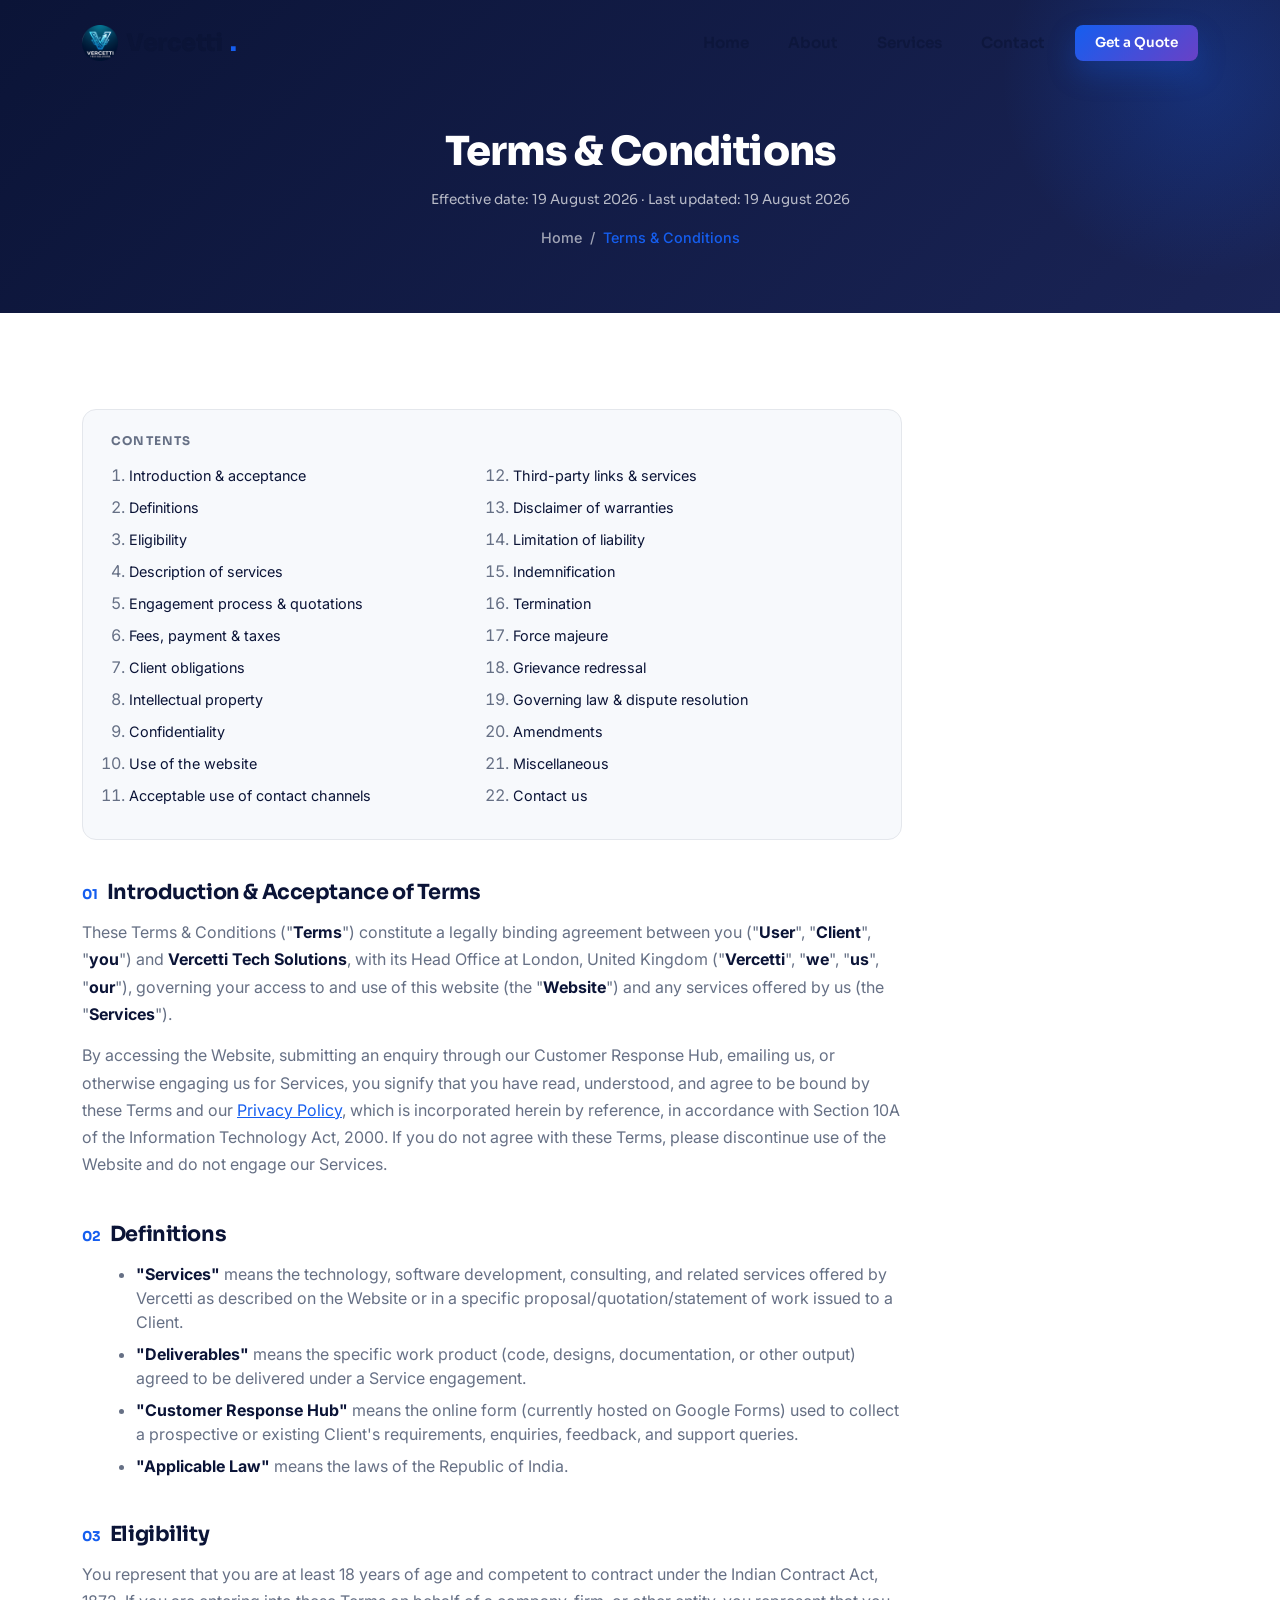
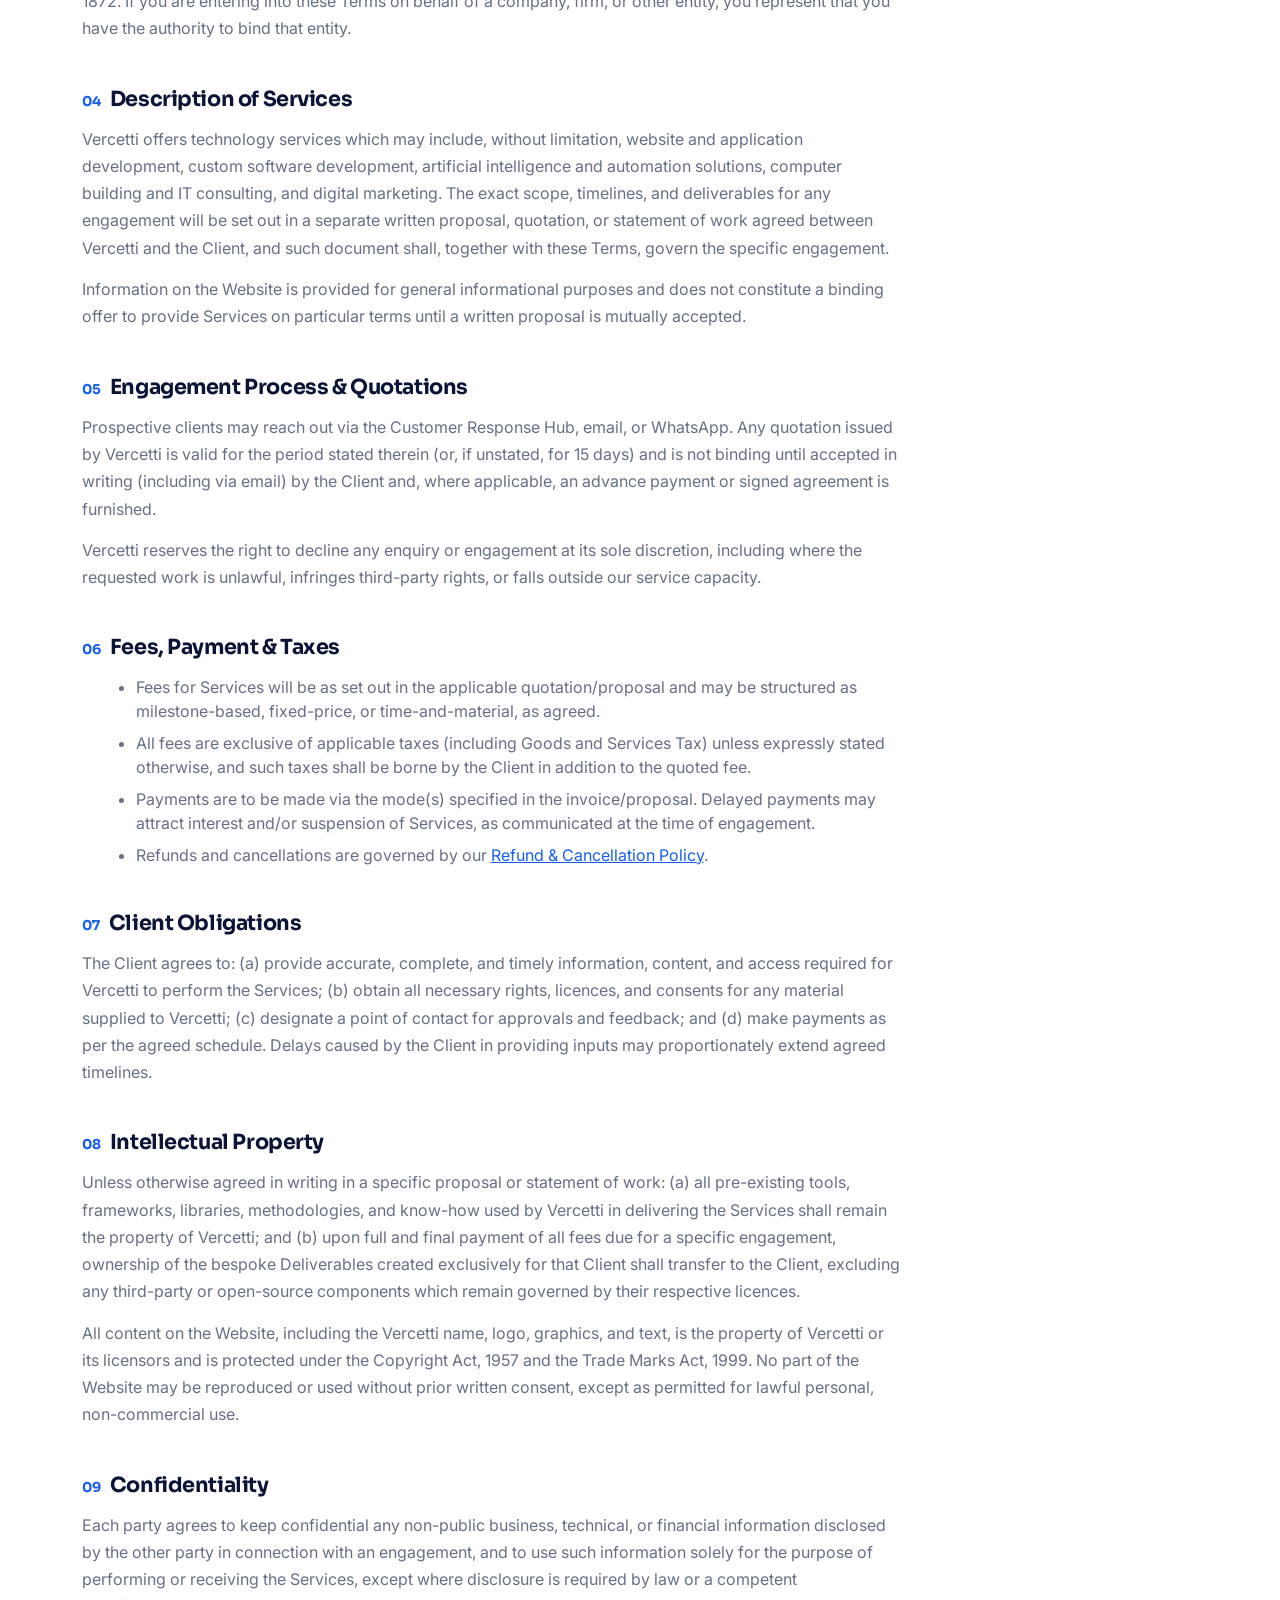
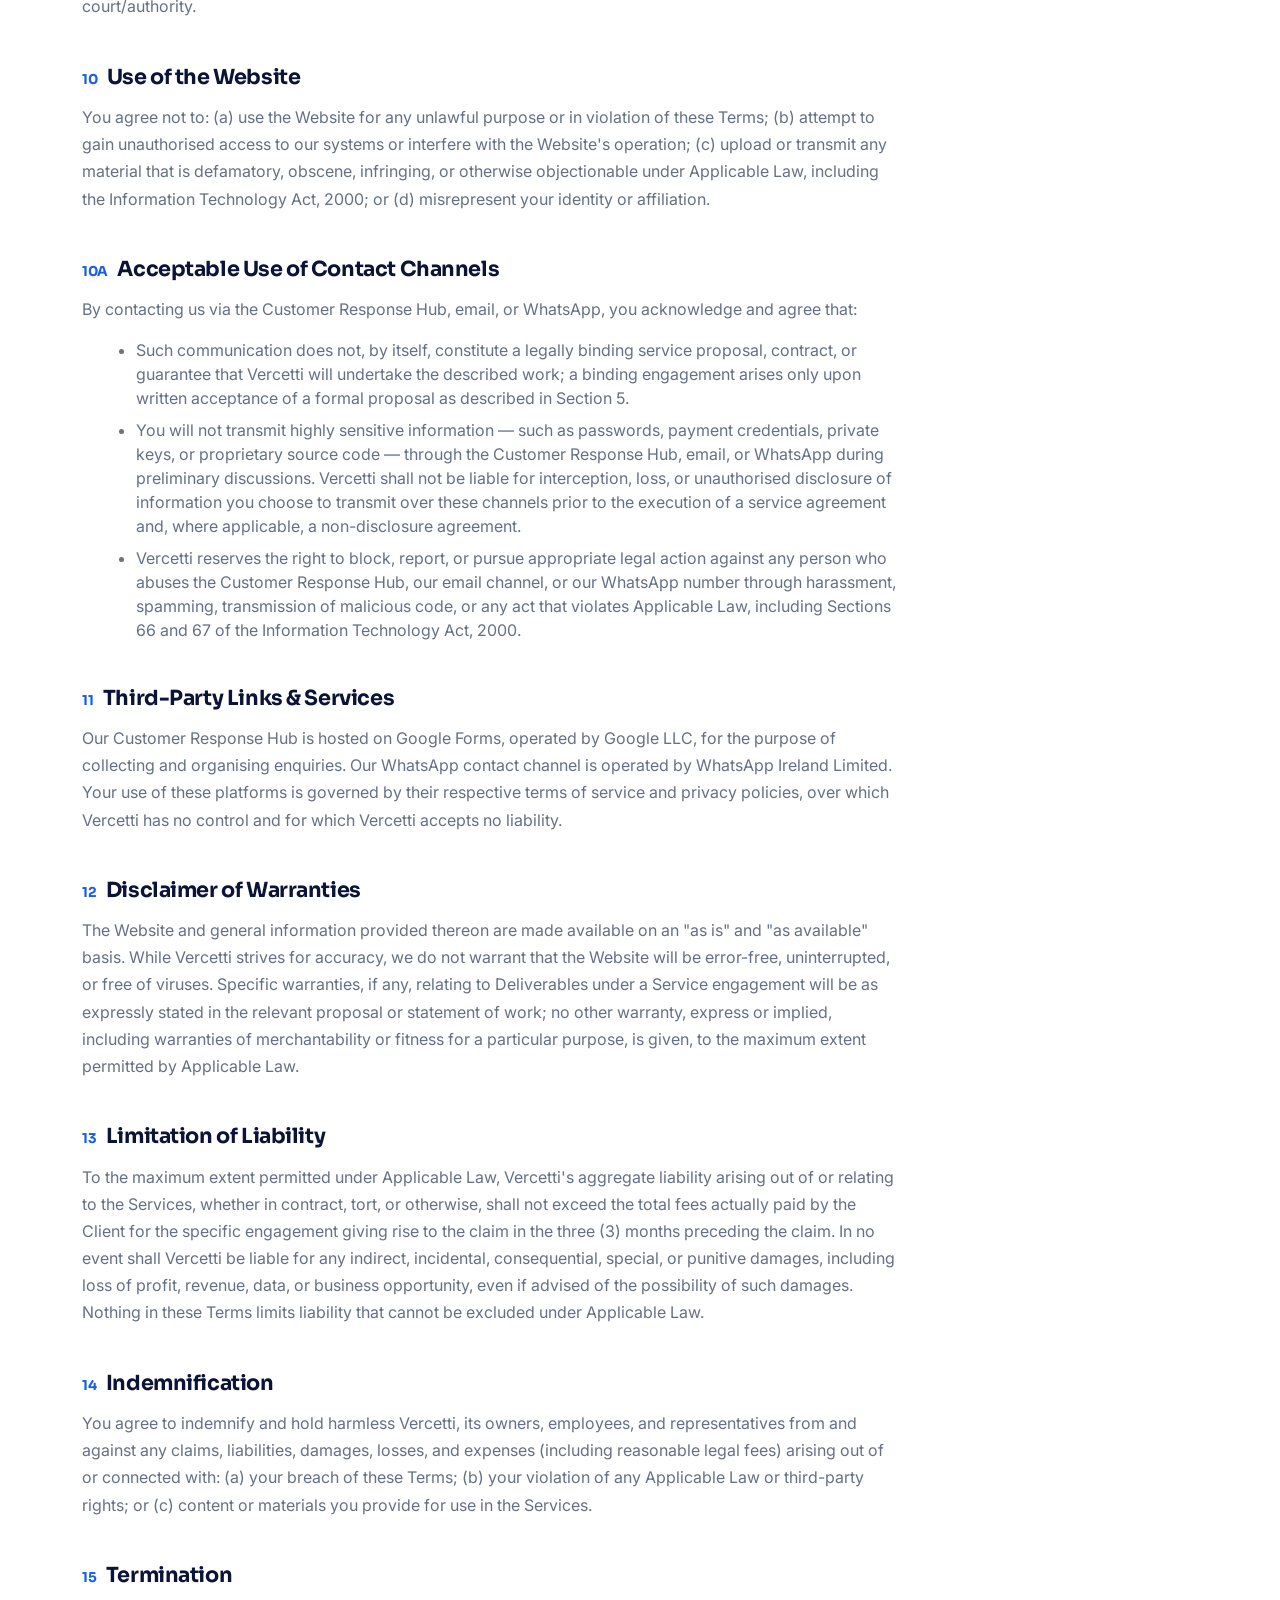
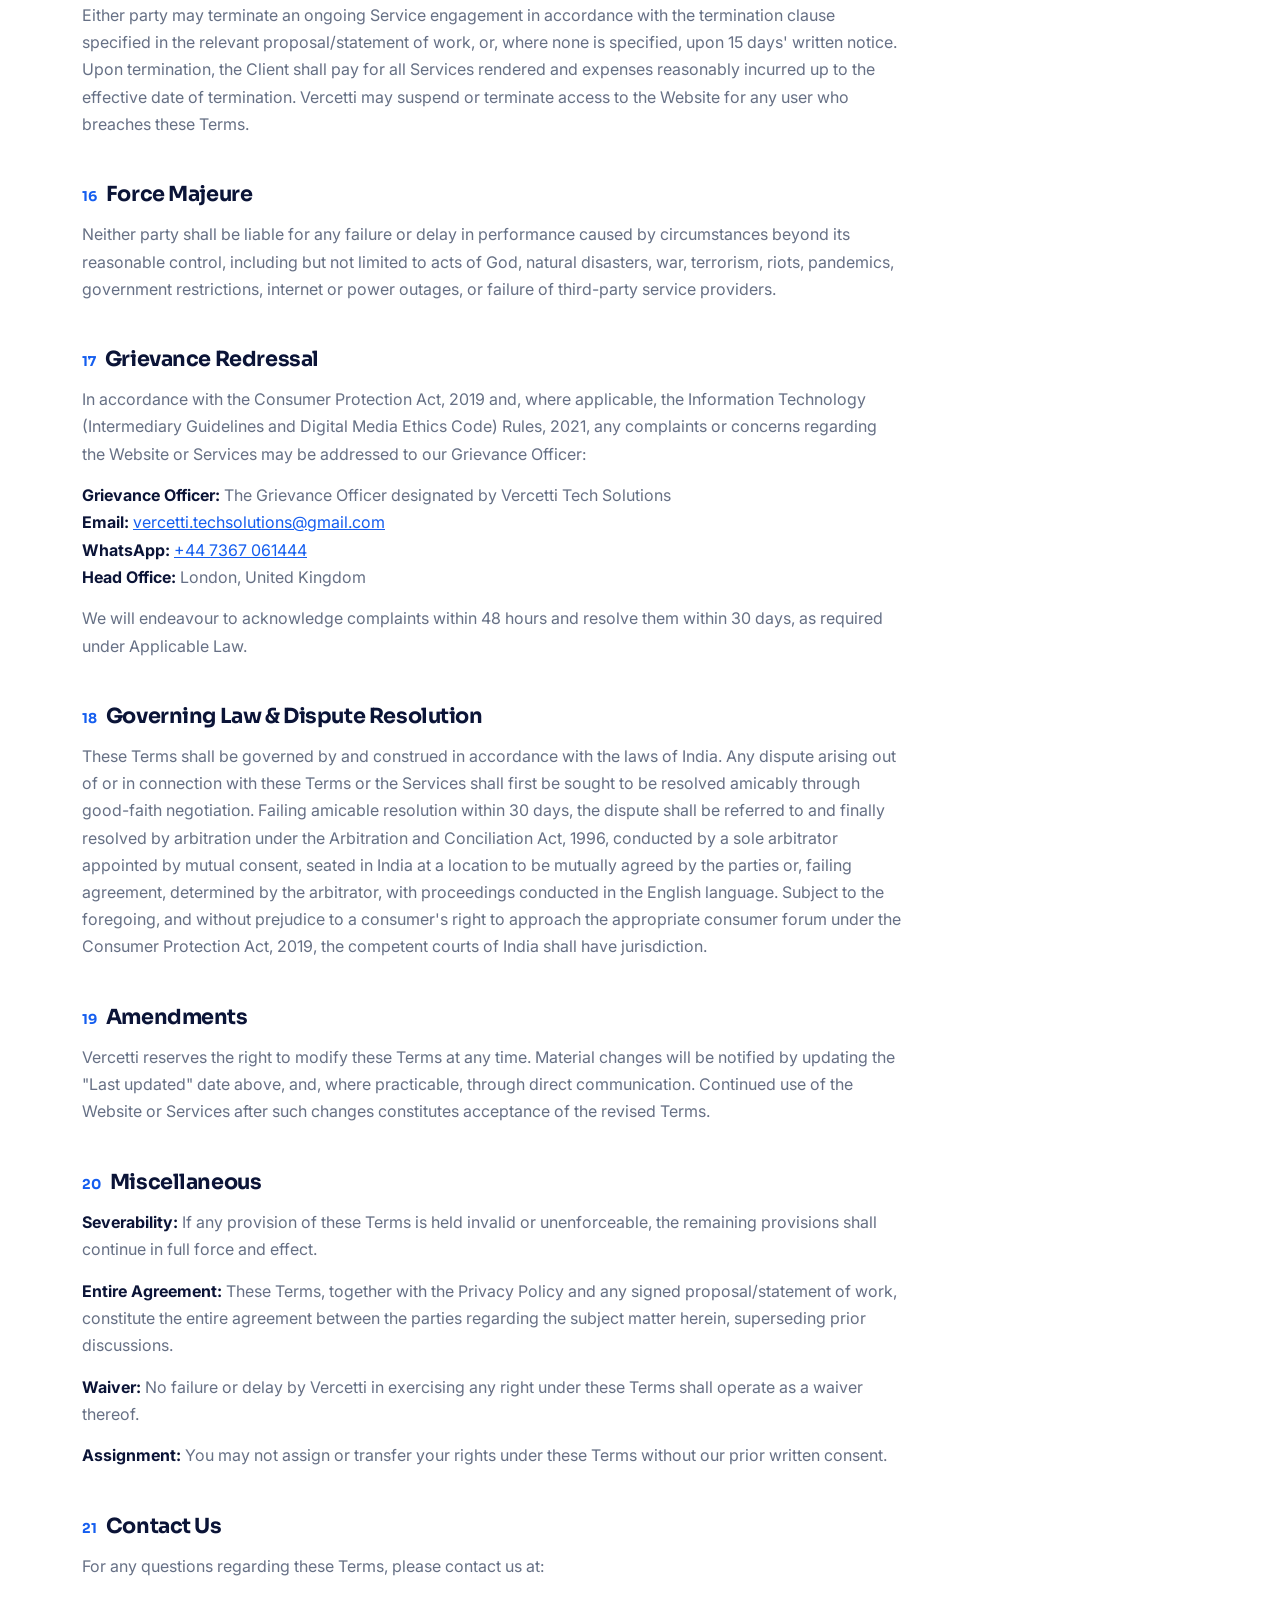
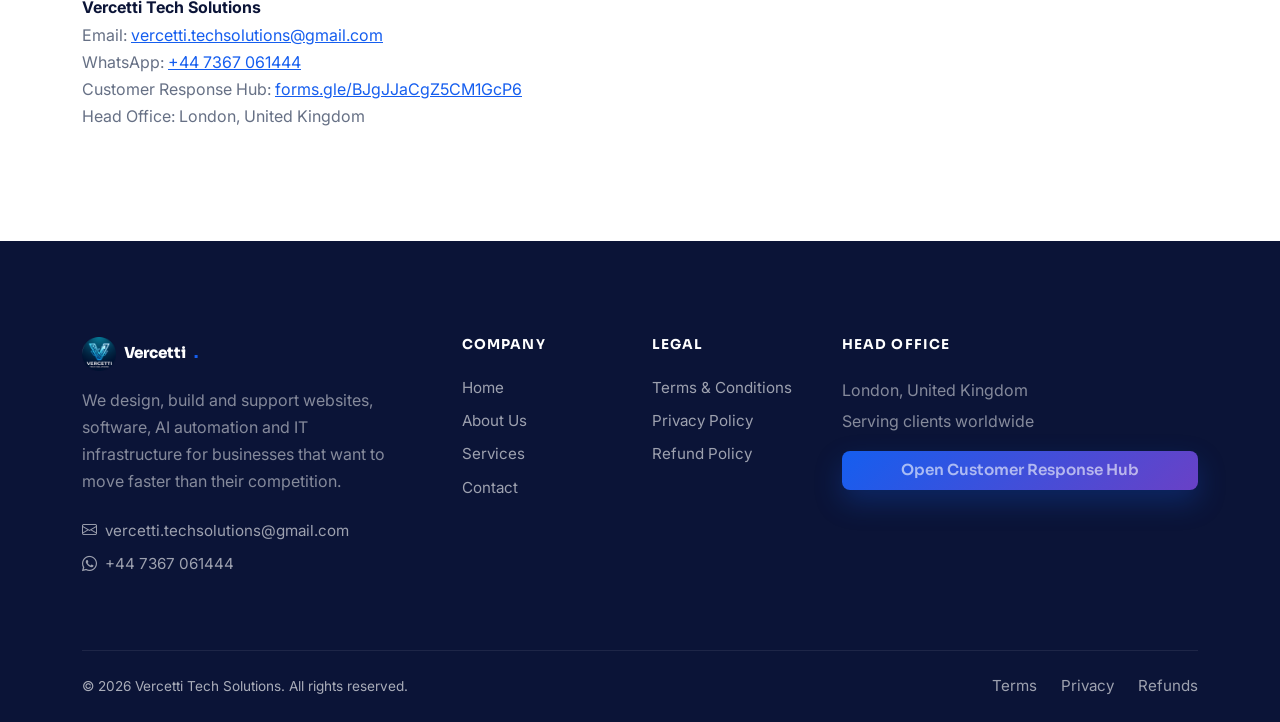
<file: terms.html>
<!DOCTYPE html>
<html lang="en">
<head>
  <meta charset="UTF-8">
  <meta name="viewport" content="width=device-width, initial-scale=1.0">
  <title>Terms &amp; Conditions | Vercetti Tech Solutions</title>
  <meta name="description" content="Terms and Conditions governing the use of the Vercetti Tech Solutions website and services.">
  <link rel="icon" type="image/png" href="assets/favicon-32.png">
  <link rel="icon" type="image/png" sizes="64x64" href="assets/favicon-64.png">
  <link rel="apple-touch-icon" href="assets/apple-touch-icon.png">
  <link rel="preconnect" href="https://fonts.googleapis.com">
  <link rel="preconnect" href="https://fonts.gstatic.com" crossorigin>
  <link href="https://fonts.googleapis.com/css2?family=Inter:wght@400;500;600;700&family=Sora:wght@400;600;700;800&display=swap" rel="stylesheet">
  <link href="https://cdn.jsdelivr.net/npm/bootstrap@5.3.3/dist/css/bootstrap.min.css" rel="stylesheet">
  <link href="https://cdn.jsdelivr.net/npm/bootstrap-icons@1.11.3/font/bootstrap-icons.css" rel="stylesheet">
  <link href="css/custom.css" rel="stylesheet">
  <!-- Built on the Nexora template by Harshad Mahadik, distributed by ThemeWagon (MIT License) -->
</head>
<body>
<div id="scroll-progress"></div>

  <nav class="navbar navbar-expand-lg navbar-nexora fixed-top">
    <div class="container">
      <a class="navbar-brand navbar-brand-custom d-flex align-items-center gap-2" href="index.html"><img src="assets/vercetti-logo-small.png" alt="Vercetti Tech Solutions" class="navbar-logo-img">Vercetti<span>.</span></a>
      <button class="navbar-toggler navbar-toggler-custom" type="button" data-bs-toggle="collapse" data-bs-target="#mainNav" aria-controls="mainNav" aria-expanded="false" aria-label="Toggle navigation">
        <span class="bar"></span><span class="bar"></span><span class="bar"></span>
      </button>
      <div class="collapse navbar-collapse" id="mainNav">
        <ul class="navbar-nav ms-auto align-items-lg-center gap-1 mt-3 mt-lg-0">
          <li class="nav-item"><a class="nav-link" href="index.html">Home</a></li>
          <li class="nav-item"><a class="nav-link" href="about.html">About</a></li>
          <li class="nav-item"><a class="nav-link" href="services.html">Services</a></li>
          <li class="nav-item"><a class="nav-link" href="contact.html">Contact</a></li>
          <li class="nav-item ms-lg-2 mt-2 mt-lg-0">
            <a href="https://forms.gle/BJgJJaCgZ5CM1GcP6" target="_blank" rel="noopener" class="btn btn-primary btn-sm-custom w-100">Get a Quote</a>
          </li>
        </ul>
      </div>
    </div>
  </nav>

  <header class="page-header">
    <div class="container">
      <h1 class="mb-0">Terms &amp; Conditions</h1>
      <p class="legal-updated">Effective date: 19 August 2026 · Last updated: 19 August 2026</p>
      <div class="breadcrumb-custom mt-3">
        <a href="index.html">Home</a> <span>/</span> <span class="active">Terms &amp; Conditions</span>
      </div>
    </div>
  </header>

  <section class="section">
    <div class="container">
      <div class="legal-content">

        <div class="legal-toc">
          <h4>Contents</h4>
          <ol>
            <li><a href="#s1">Introduction &amp; acceptance</a></li>
            <li><a href="#s2">Definitions</a></li>
            <li><a href="#s3">Eligibility</a></li>
            <li><a href="#s4">Description of services</a></li>
            <li><a href="#s5">Engagement process &amp; quotations</a></li>
            <li><a href="#s6">Fees, payment &amp; taxes</a></li>
            <li><a href="#s7">Client obligations</a></li>
            <li><a href="#s8">Intellectual property</a></li>
            <li><a href="#s9">Confidentiality</a></li>
            <li><a href="#s10">Use of the website</a></li>
            <li><a href="#s10b">Acceptable use of contact channels</a></li>
            <li><a href="#s11">Third-party links &amp; services</a></li>
            <li><a href="#s12">Disclaimer of warranties</a></li>
            <li><a href="#s13">Limitation of liability</a></li>
            <li><a href="#s14">Indemnification</a></li>
            <li><a href="#s15">Termination</a></li>
            <li><a href="#s16">Force majeure</a></li>
            <li><a href="#s17">Grievance redressal</a></li>
            <li><a href="#s18">Governing law &amp; dispute resolution</a></li>
            <li><a href="#s19">Amendments</a></li>
            <li><a href="#s20">Miscellaneous</a></li>
            <li><a href="#s21">Contact us</a></li>
          </ol>
        </div>

        <h2 id="s1"><span>01</span>Introduction &amp; Acceptance of Terms</h2>
        <p>These Terms &amp; Conditions ("<strong>Terms</strong>") constitute a legally binding agreement between you ("<strong>User</strong>", "<strong>Client</strong>", "<strong>you</strong>") and <strong>Vercetti Tech Solutions</strong>, with its Head Office at London, United Kingdom ("<strong>Vercetti</strong>", "<strong>we</strong>", "<strong>us</strong>", "<strong>our</strong>"), governing your access to and use of this website (the "<strong>Website</strong>") and any services offered by us (the "<strong>Services</strong>").</p>
        <p>By accessing the Website, submitting an enquiry through our Customer Response Hub, emailing us, or otherwise engaging us for Services, you signify that you have read, understood, and agree to be bound by these Terms and our <a href="privacy.html">Privacy Policy</a>, which is incorporated herein by reference, in accordance with Section 10A of the Information Technology Act, 2000. If you do not agree with these Terms, please discontinue use of the Website and do not engage our Services.</p>

        <h2 id="s2"><span>02</span>Definitions</h2>
        <ul>
          <li><strong>"Services"</strong> means the technology, software development, consulting, and related services offered by Vercetti as described on the Website or in a specific proposal/quotation/statement of work issued to a Client.</li>
          <li><strong>"Deliverables"</strong> means the specific work product (code, designs, documentation, or other output) agreed to be delivered under a Service engagement.</li>
          <li><strong>"Customer Response Hub"</strong> means the online form (currently hosted on Google Forms) used to collect a prospective or existing Client's requirements, enquiries, feedback, and support queries.</li>
          <li><strong>"Applicable Law"</strong> means the laws of the Republic of India.</li>
        </ul>

        <h2 id="s3"><span>03</span>Eligibility</h2>
        <p>You represent that you are at least 18 years of age and competent to contract under the Indian Contract Act, 1872. If you are entering into these Terms on behalf of a company, firm, or other entity, you represent that you have the authority to bind that entity.</p>

        <h2 id="s4"><span>04</span>Description of Services</h2>
        <p>Vercetti offers technology services which may include, without limitation, website and application development, custom software development, artificial intelligence and automation solutions, computer building and IT consulting, and digital marketing. The exact scope, timelines, and deliverables for any engagement will be set out in a separate written proposal, quotation, or statement of work agreed between Vercetti and the Client, and such document shall, together with these Terms, govern the specific engagement.</p>
        <p>Information on the Website is provided for general informational purposes and does not constitute a binding offer to provide Services on particular terms until a written proposal is mutually accepted.</p>

        <h2 id="s5"><span>05</span>Engagement Process &amp; Quotations</h2>
        <p>Prospective clients may reach out via the Customer Response Hub, email, or WhatsApp. Any quotation issued by Vercetti is valid for the period stated therein (or, if unstated, for 15 days) and is not binding until accepted in writing (including via email) by the Client and, where applicable, an advance payment or signed agreement is furnished.</p>
        <p>Vercetti reserves the right to decline any enquiry or engagement at its sole discretion, including where the requested work is unlawful, infringes third-party rights, or falls outside our service capacity.</p>

        <h2 id="s6"><span>06</span>Fees, Payment &amp; Taxes</h2>
        <ul>
          <li>Fees for Services will be as set out in the applicable quotation/proposal and may be structured as milestone-based, fixed-price, or time-and-material, as agreed.</li>
          <li>All fees are exclusive of applicable taxes (including Goods and Services Tax) unless expressly stated otherwise, and such taxes shall be borne by the Client in addition to the quoted fee.</li>
          <li>Payments are to be made via the mode(s) specified in the invoice/proposal. Delayed payments may attract interest and/or suspension of Services, as communicated at the time of engagement.</li>
          <li>Refunds and cancellations are governed by our <a href="refund-policy.html">Refund &amp; Cancellation Policy</a>.</li>
        </ul>

        <h2 id="s7"><span>07</span>Client Obligations</h2>
        <p>The Client agrees to: (a) provide accurate, complete, and timely information, content, and access required for Vercetti to perform the Services; (b) obtain all necessary rights, licences, and consents for any material supplied to Vercetti; (c) designate a point of contact for approvals and feedback; and (d) make payments as per the agreed schedule. Delays caused by the Client in providing inputs may proportionately extend agreed timelines.</p>

        <h2 id="s8"><span>08</span>Intellectual Property</h2>
        <p>Unless otherwise agreed in writing in a specific proposal or statement of work: (a) all pre-existing tools, frameworks, libraries, methodologies, and know-how used by Vercetti in delivering the Services shall remain the property of Vercetti; and (b) upon full and final payment of all fees due for a specific engagement, ownership of the bespoke Deliverables created exclusively for that Client shall transfer to the Client, excluding any third-party or open-source components which remain governed by their respective licences.</p>
        <p>All content on the Website, including the Vercetti name, logo, graphics, and text, is the property of Vercetti or its licensors and is protected under the Copyright Act, 1957 and the Trade Marks Act, 1999. No part of the Website may be reproduced or used without prior written consent, except as permitted for lawful personal, non-commercial use.</p>

        <h2 id="s9"><span>09</span>Confidentiality</h2>
        <p>Each party agrees to keep confidential any non-public business, technical, or financial information disclosed by the other party in connection with an engagement, and to use such information solely for the purpose of performing or receiving the Services, except where disclosure is required by law or a competent court/authority.</p>

        <h2 id="s10"><span>10</span>Use of the Website</h2>
        <p>You agree not to: (a) use the Website for any unlawful purpose or in violation of these Terms; (b) attempt to gain unauthorised access to our systems or interfere with the Website's operation; (c) upload or transmit any material that is defamatory, obscene, infringing, or otherwise objectionable under Applicable Law, including the Information Technology Act, 2000; or (d) misrepresent your identity or affiliation.</p>

        <h2 id="s10b"><span>10A</span>Acceptable Use of Contact Channels</h2>
        <p>By contacting us via the Customer Response Hub, email, or WhatsApp, you acknowledge and agree that:</p>
        <ul>
          <li>Such communication does not, by itself, constitute a legally binding service proposal, contract, or guarantee that Vercetti will undertake the described work; a binding engagement arises only upon written acceptance of a formal proposal as described in Section 5.</li>
          <li>You will not transmit highly sensitive information — such as passwords, payment credentials, private keys, or proprietary source code — through the Customer Response Hub, email, or WhatsApp during preliminary discussions. Vercetti shall not be liable for interception, loss, or unauthorised disclosure of information you choose to transmit over these channels prior to the execution of a service agreement and, where applicable, a non-disclosure agreement.</li>
          <li>Vercetti reserves the right to block, report, or pursue appropriate legal action against any person who abuses the Customer Response Hub, our email channel, or our WhatsApp number through harassment, spamming, transmission of malicious code, or any act that violates Applicable Law, including Sections 66 and 67 of the Information Technology Act, 2000.</li>
        </ul>

        <h2 id="s11"><span>11</span>Third-Party Links &amp; Services</h2>
        <p>Our Customer Response Hub is hosted on Google Forms, operated by Google LLC, for the purpose of collecting and organising enquiries. Our WhatsApp contact channel is operated by WhatsApp Ireland Limited. Your use of these platforms is governed by their respective terms of service and privacy policies, over which Vercetti has no control and for which Vercetti accepts no liability.</p>

        <h2 id="s12"><span>12</span>Disclaimer of Warranties</h2>
        <p>The Website and general information provided thereon are made available on an "as is" and "as available" basis. While Vercetti strives for accuracy, we do not warrant that the Website will be error-free, uninterrupted, or free of viruses. Specific warranties, if any, relating to Deliverables under a Service engagement will be as expressly stated in the relevant proposal or statement of work; no other warranty, express or implied, including warranties of merchantability or fitness for a particular purpose, is given, to the maximum extent permitted by Applicable Law.</p>

        <h2 id="s13"><span>13</span>Limitation of Liability</h2>
        <p>To the maximum extent permitted under Applicable Law, Vercetti's aggregate liability arising out of or relating to the Services, whether in contract, tort, or otherwise, shall not exceed the total fees actually paid by the Client for the specific engagement giving rise to the claim in the three (3) months preceding the claim. In no event shall Vercetti be liable for any indirect, incidental, consequential, special, or punitive damages, including loss of profit, revenue, data, or business opportunity, even if advised of the possibility of such damages. Nothing in these Terms limits liability that cannot be excluded under Applicable Law.</p>

        <h2 id="s14"><span>14</span>Indemnification</h2>
        <p>You agree to indemnify and hold harmless Vercetti, its owners, employees, and representatives from and against any claims, liabilities, damages, losses, and expenses (including reasonable legal fees) arising out of or connected with: (a) your breach of these Terms; (b) your violation of any Applicable Law or third-party rights; or (c) content or materials you provide for use in the Services.</p>

        <h2 id="s15"><span>15</span>Termination</h2>
        <p>Either party may terminate an ongoing Service engagement in accordance with the termination clause specified in the relevant proposal/statement of work, or, where none is specified, upon 15 days' written notice. Upon termination, the Client shall pay for all Services rendered and expenses reasonably incurred up to the effective date of termination. Vercetti may suspend or terminate access to the Website for any user who breaches these Terms.</p>

        <h2 id="s16"><span>16</span>Force Majeure</h2>
        <p>Neither party shall be liable for any failure or delay in performance caused by circumstances beyond its reasonable control, including but not limited to acts of God, natural disasters, war, terrorism, riots, pandemics, government restrictions, internet or power outages, or failure of third-party service providers.</p>

        <h2 id="s17"><span>17</span>Grievance Redressal</h2>
        <p>In accordance with the Consumer Protection Act, 2019 and, where applicable, the Information Technology (Intermediary Guidelines and Digital Media Ethics Code) Rules, 2021, any complaints or concerns regarding the Website or Services may be addressed to our Grievance Officer:</p>
        <p><strong>Grievance Officer:</strong> The Grievance Officer designated by Vercetti Tech Solutions<br>
        <strong>Email:</strong> <a href="mailto:vercetti.techsolutions@gmail.com">vercetti.techsolutions@gmail.com</a><br>
        <strong>WhatsApp:</strong> <a href="https://wa.me/447367061444" target="_blank" rel="noopener">+44 7367 061444</a><br>
        <strong>Head Office:</strong> London, United Kingdom</p>
        <p>We will endeavour to acknowledge complaints within 48 hours and resolve them within 30 days, as required under Applicable Law.</p>

        <h2 id="s18"><span>18</span>Governing Law &amp; Dispute Resolution</h2>
        <p>These Terms shall be governed by and construed in accordance with the laws of India. Any dispute arising out of or in connection with these Terms or the Services shall first be sought to be resolved amicably through good-faith negotiation. Failing amicable resolution within 30 days, the dispute shall be referred to and finally resolved by arbitration under the Arbitration and Conciliation Act, 1996, conducted by a sole arbitrator appointed by mutual consent, seated in India at a location to be mutually agreed by the parties or, failing agreement, determined by the arbitrator, with proceedings conducted in the English language. Subject to the foregoing, and without prejudice to a consumer's right to approach the appropriate consumer forum under the Consumer Protection Act, 2019, the competent courts of India shall have jurisdiction.</p>

        <h2 id="s19"><span>19</span>Amendments</h2>
        <p>Vercetti reserves the right to modify these Terms at any time. Material changes will be notified by updating the "Last updated" date above, and, where practicable, through direct communication. Continued use of the Website or Services after such changes constitutes acceptance of the revised Terms.</p>

        <h2 id="s20"><span>20</span>Miscellaneous</h2>
        <p><strong>Severability:</strong> If any provision of these Terms is held invalid or unenforceable, the remaining provisions shall continue in full force and effect.</p>
        <p><strong>Entire Agreement:</strong> These Terms, together with the Privacy Policy and any signed proposal/statement of work, constitute the entire agreement between the parties regarding the subject matter herein, superseding prior discussions.</p>
        <p><strong>Waiver:</strong> No failure or delay by Vercetti in exercising any right under these Terms shall operate as a waiver thereof.</p>
        <p><strong>Assignment:</strong> You may not assign or transfer your rights under these Terms without our prior written consent.</p>

        <h2 id="s21"><span>21</span>Contact Us</h2>
        <p>For any questions regarding these Terms, please contact us at:</p>
        <p><strong>Vercetti Tech Solutions</strong><br>
        Email: <a href="mailto:vercetti.techsolutions@gmail.com">vercetti.techsolutions@gmail.com</a><br>
        WhatsApp: <a href="https://wa.me/447367061444" target="_blank" rel="noopener">+44 7367 061444</a><br>
        Customer Response Hub: <a href="https://forms.gle/BJgJJaCgZ5CM1GcP6" target="_blank" rel="noopener">forms.gle/BJgJJaCgZ5CM1GcP6</a><br>
        Head Office: London, United Kingdom</p>

      </div>
    </div>
  </section>

  <footer class="footer-nexora">
    <div class="container">
      <div class="row gy-4">
        <div class="col-lg-4 col-md-6">
          <a class="navbar-brand-custom d-inline-flex align-items-center gap-2 mb-3" href="index.html" style="color:#fff !important;"><img src="assets/vercetti-logo-small.png" alt="Vercetti Tech Solutions" class="navbar-logo-img">Vercetti<span style="color:var(--n-primary)">.</span></a>
          <p class="text-white-50 mb-4" style="max-width:320px;">We design, build and support websites, software, AI automation and IT infrastructure for businesses that want to move faster than their competition.</p>
          <div class="d-flex flex-column">
            <a href="mailto:vercetti.techsolutions@gmail.com" class="d-inline-flex align-items-center gap-2"><i class="bi bi-envelope"></i> vercetti.techsolutions@gmail.com</a>
            <a href="https://wa.me/447367061444" target="_blank" rel="noopener" class="d-inline-flex align-items-center gap-2"><i class="bi bi-whatsapp"></i> +44 7367 061444</a>
          </div>
        </div>
        <div class="col-lg-2 col-md-6 col-6">
          <h6>Company</h6>
          <a href="index.html">Home</a>
          <a href="about.html">About Us</a>
          <a href="services.html">Services</a>
          <a href="contact.html">Contact</a>
        </div>
        <div class="col-lg-2 col-md-6 col-6">
          <h6>Legal</h6>
          <a href="terms.html">Terms &amp; Conditions</a>
          <a href="privacy.html">Privacy Policy</a>
          <a href="refund-policy.html">Refund Policy</a>
        </div>
        <div class="col-lg-4 col-md-6">
          <h6>Head Office</h6>
          <p class="text-white-50 mb-1">London, United Kingdom</p>
          <p class="text-white-50 mb-3">Serving clients worldwide</p>
          <a href="https://forms.gle/BJgJJaCgZ5CM1GcP6" target="_blank" rel="noopener" class="btn btn-primary btn-sm-custom">Open Customer Response Hub</a>
        </div>
      </div>
      <div class="footer-bottom d-flex flex-column flex-md-row justify-content-between align-items-center gap-2 text-center text-md-start">
        <p class="mb-0">&copy; <span id="year"></span> Vercetti Tech Solutions. All rights reserved.</p>
        <div class="d-flex gap-4">
          <a href="terms.html" class="mb-0">Terms</a>
          <a href="privacy.html" class="mb-0">Privacy</a>
          <a href="refund-policy.html" class="mb-0">Refunds</a>
        </div>
      </div>
    </div>
  </footer>

  <button class="back-to-top" aria-label="Back to top"><i class="bi bi-arrow-up"></i></button>

  <script src="https://cdn.jsdelivr.net/npm/bootstrap@5.3.3/dist/js/bootstrap.bundle.min.js"></script>
  <script src="js/main.js"></script>
  <script>document.getElementById('year').textContent = new Date().getFullYear();</script>
</body>
</html>
</file>
<file: css/custom.css>
/* =====================================================
   VERCETTI TECH SOLUTIONS — Site Stylesheet
   Built on the "Nexora" Bootstrap 5 template
   Design & code (c) Harshad Mahadik, distributed by ThemeWagon
   Licensed under the MIT License — original notice retained
   per license terms. Adapted and extended for Vercetti Tech
   Solutions (colors unchanged, content/markup customised).
   ===================================================== */

:root {
  /* Color system */
  --n-primary: #155EEF;
  --n-primary-dark: #0E3FB0;
  --n-secondary: #6941C6;
  --n-navy: #0B1437;
  --n-success: #12B76A;
  --n-slate: #667085;
  --n-slate-light: #98A2B3;
  --n-bg: #F7F9FC;
  --n-bg-alt: #EEF2FF;
  --n-border: #E4E7EC;
  --n-white: #FFFFFF;

  /* Gradients */
  --n-gradient-primary: linear-gradient(135deg, #155EEF 0%, #6941C6 100%);
  --n-gradient-soft: linear-gradient(135deg, #EEF2FF 0%, #F4F0FF 100%);
  --n-gradient-dark: linear-gradient(135deg, #0B1437 0%, #1A2456 100%);

  /* Typography */
  --n-font-display: 'Sora', sans-serif;
  --n-font-body: 'Inter', sans-serif;

  /* Spacing rhythm (8px base) */
  --n-space-xs: 0.5rem;
  --n-space-sm: 1rem;
  --n-space-md: 1.5rem;
  --n-space-lg: 2.5rem;
  --n-space-xl: 4rem;
  --n-space-2xl: 6rem;

  /* Radius */
  --n-radius-sm: 8px;
  --n-radius-md: 14px;
  --n-radius-lg: 20px;
  --n-radius-pill: 100px;

  /* Shadows */
  --n-shadow-sm: 0 2px 8px rgba(11, 20, 55, 0.06);
  --n-shadow-md: 0 8px 24px rgba(11, 20, 55, 0.08);
  --n-shadow-lg: 0 20px 48px rgba(11, 20, 55, 0.12);
  --n-shadow-primary: 0 12px 28px rgba(21, 94, 239, 0.25);

  /* Bootstrap overrides */
  --bs-primary: #155EEF;
  --bs-primary-rgb: 21, 94, 239;
  --bs-body-font-family: var(--n-font-body);
  --bs-body-color: var(--n-slate);
  --bs-body-bg: var(--n-white);
}

/* =====================================================
   BASE
   ===================================================== */
html { scroll-behavior: smooth; }

body {
  font-family: var(--n-font-body);
  color: var(--n-slate);
  background-color: var(--n-white);
  -webkit-font-smoothing: antialiased;
  overflow-x: hidden;
}

h1, h2, h3, h4, h5, h6,
.font-display {
  font-family: var(--n-font-display);
  color: var(--n-navy);
  font-weight: 700;
  letter-spacing: -0.02em;
}

h1 { font-weight: 800; }

p { line-height: 1.7; }

a { text-decoration: none; }

.text-primary-custom { color: var(--n-primary) !important; }
.text-slate { color: var(--n-slate) !important; }
.text-navy { color: var(--n-navy) !important; }
.bg-soft { background-color: var(--n-bg) !important; }
.bg-soft-alt { background: var(--n-gradient-soft) !important; }
.bg-navy { background-color: var(--n-navy) !important; }
.bg-gradient-primary { background: var(--n-gradient-primary) !important; }
.bg-gradient-dark { background: var(--n-gradient-dark) !important; }

/* Section spacing rhythm */
.section { padding-top: var(--n-space-2xl); padding-bottom: var(--n-space-2xl); }
.section-sm { padding-top: var(--n-space-xl); padding-bottom: var(--n-space-xl); }

@media (max-width: 767.98px) {
  .section { padding-top: var(--n-space-xl); padding-bottom: var(--n-space-xl); }
  .section-sm { padding-top: var(--n-space-lg); padding-bottom: var(--n-space-lg); }
}

/* Eyebrow label */
.eyebrow {
  display: inline-flex;
  align-items: center;
  gap: 0.5rem;
  font-family: var(--n-font-display);
  font-size: 0.75rem;
  font-weight: 700;
  letter-spacing: 0.12em;
  text-transform: uppercase;
  color: var(--n-primary);
  background: var(--n-bg-alt);
  padding: 0.4rem 1rem;
  border-radius: var(--n-radius-pill);
  margin-bottom: var(--n-space-sm);
}

.eyebrow::before {
  content: '';
  width: 6px;
  height: 6px;
  border-radius: 50%;
  background: var(--n-primary);
  display: inline-block;
}

.section-title { margin-bottom: var(--n-space-sm); }
.section-subtitle {
  font-size: 1.05rem;
  color: var(--n-slate);
  max-width: 620px;
}
.section-header { margin-bottom: var(--n-space-xl); }

/* =====================================================
   BUTTONS
   ===================================================== */
.btn {
  font-family: var(--n-font-display);
  font-weight: 600;
  border-radius: var(--n-radius-sm);
  padding: 0.75rem 1.75rem;
  font-size: 0.95rem;
  transition: all 0.25s ease;
  border-width: 1.5px;
}

.btn-primary {
  background: var(--n-gradient-primary);
  border: none;
  box-shadow: var(--n-shadow-primary);
  color: #fff;
}

.btn-primary:hover {
  transform: translateY(-2px);
  box-shadow: 0 16px 32px rgba(21, 94, 239, 0.32);
  color: #fff;
}

.btn-outline-primary {
  border-color: var(--n-primary);
  color: var(--n-primary);
  background: transparent;
}

.btn-outline-primary:hover {
  background: var(--n-primary);
  border-color: var(--n-primary);
  transform: translateY(-2px);
}

.btn-light-custom {
  background: #fff;
  color: var(--n-navy);
  border: 1.5px solid var(--n-border);
}

.btn-light-custom:hover {
  background: var(--n-bg);
  transform: translateY(-2px);
}

.btn-outline-white {
  border-color: rgba(255,255,255,0.4);
  color: #fff;
}

.btn-outline-white:hover {
  background: rgba(255,255,255,0.12);
  border-color: #fff;
  color: #fff;
}

.btn-lg-custom { padding: 1rem 2.25rem; font-size: 1rem; }
.btn-sm-custom { padding: 0.5rem 1.25rem; font-size: 0.85rem; }

/* =====================================================
   NAVBAR
   ===================================================== */
.navbar-nexora {
  padding: 1.25rem 0;
  transition: all 0.3s ease;
  background: rgba(255, 255, 255, 0.0);
}

.navbar-nexora.scrolled {
  padding: 0.75rem 0;
  background: rgba(255, 255, 255, 0.92);
  backdrop-filter: blur(12px);
  box-shadow: var(--n-shadow-sm);
}

.navbar-brand-custom {
  font-family: var(--n-font-display);
  font-weight: 800;
  font-size: 1.5rem;
  color: var(--n-navy) !important;
  letter-spacing: -0.02em;
}

.navbar-brand-custom span { color: var(--n-primary); }

.navbar-nexora .nav-link {
  font-family: var(--n-font-display);
  font-weight: 600;
  font-size: 0.95rem;
  color: var(--n-navy) !important;
  opacity: 0.65;
  padding: 0.5rem 1.1rem !important;
  border-radius: var(--n-radius-sm);
  transition: all 0.2s ease;
}

.navbar-nexora .nav-link:hover,
.navbar-nexora .nav-link.active {
  color: var(--n-primary) !important;
  opacity: 1;
  background: var(--n-bg-alt);
}

.navbar-toggler-custom {
  border: none;
  width: 44px;
  height: 44px;
  border-radius: var(--n-radius-sm);
  background: var(--n-bg-alt);
  display: flex;
  align-items: center;
  justify-content: center;
  gap: 4px;
  flex-direction: column;
  padding: 0;
}

.navbar-toggler-custom .bar {
  width: 20px;
  height: 2px;
  background: var(--n-navy);
  border-radius: 2px;
  transition: all 0.3s ease;
}

.navbar-toggler-custom.active .bar:nth-child(1) {
  transform: translateY(6px) rotate(45deg);
}
.navbar-toggler-custom.active .bar:nth-child(2) { opacity: 0; }
.navbar-toggler-custom.active .bar:nth-child(3) {
  transform: translateY(-6px) rotate(-45deg);
}

/* =====================================================
   HERO
   ===================================================== */
.hero {
  position: relative;
  padding-top: 9rem;
  padding-bottom: 5rem;
  background: var(--n-gradient-soft);
  overflow: hidden;
}

.hero::before {
  content: '';
  position: absolute;
  top: -150px;
  right: -150px;
  width: 500px;
  height: 500px;
  border-radius: 50%;
  background: radial-gradient(circle, rgba(105,65,198,0.14) 0%, rgba(21,94,239,0.06) 60%, transparent 100%);
  z-index: 0;
}

.hero::after {
  content: '';
  position: absolute;
  bottom: -200px;
  left: -150px;
  width: 450px;
  height: 450px;
  border-radius: 50%;
  background: radial-gradient(circle, rgba(21,94,239,0.10) 0%, transparent 70%);
  z-index: 0;
}

.hero-content { position: relative; z-index: 2; }

.hero h1 { font-size: 3.25rem; line-height: 1.15; }

@media (max-width: 991.98px) {
  .hero { padding-top: 7rem; text-align: center; }
  .hero h1 { font-size: 2.4rem; }
}

@media (max-width: 575.98px) {
  .hero h1 { font-size: 2rem; }
}

/* Trust strip under hero */
.trust-mini-list {
  list-style: none;
  padding: 0;
  margin: 0;
  display: flex;
  flex-wrap: wrap;
  gap: 0.75rem 1.5rem;
}
.trust-mini-list li {
  display: flex;
  align-items: center;
  gap: 0.5rem;
  font-size: 0.85rem;
  font-weight: 600;
  color: var(--n-navy);
}
.trust-mini-list li i { color: var(--n-success); }

/* Hero visual / dashboard mock card */
.hero-visual {
  position: relative;
  z-index: 1;
}

.hero-mock-card {
  background: #fff;
  border-radius: var(--n-radius-lg);
  box-shadow: var(--n-shadow-lg);
  padding: var(--n-space-md);
  border: 1px solid var(--n-border);
  position: relative;
}

.hero-mock-card .mock-bar {
  height: 10px;
  border-radius: var(--n-radius-pill);
  background: var(--n-bg-alt);
  margin-bottom: 0.75rem;
}

.hero-float-badge {
  position: absolute;
  background: #fff;
  border-radius: var(--n-radius-md);
  box-shadow: var(--n-shadow-md);
  padding: 0.9rem 1.25rem;
  display: flex;
  align-items: center;
  gap: 0.75rem;
  font-family: var(--n-font-display);
  font-weight: 700;
  font-size: 0.9rem;
  color: var(--n-navy);
  z-index: 3;
}

.hero-float-badge.badge-1 { top: -1.5rem; left: -1.5rem; }
.hero-float-badge.badge-2 { bottom: -1.5rem; right: -1.5rem; }

.hero-float-badge .icon-box {
  width: 36px;
  height: 36px;
  border-radius: 10px;
  display: flex;
  align-items: center;
  justify-content: center;
  flex-shrink: 0;
}

@media (max-width: 767.98px) {
  .hero-float-badge { padding: 0.6rem 0.9rem; font-size: 0.75rem; }
  .hero-float-badge.badge-1 { top: -1rem; left: -0.5rem; }
  .hero-float-badge.badge-2 { bottom: -1rem; right: -0.5rem; }
}

/* Stats strip */
.stats-strip {
  border-top: 1px solid var(--n-border);
  border-bottom: 1px solid var(--n-border);
}

.stat-item .stat-number {
  font-family: var(--n-font-display);
  font-size: 2.25rem;
  font-weight: 800;
  color: var(--n-navy);
}

.stat-item .stat-label {
  font-size: 0.9rem;
  color: var(--n-slate);
  font-weight: 500;
}

/* =====================================================
   ICON BOXES
   ===================================================== */
.icon-box {
  width: 56px;
  height: 56px;
  border-radius: var(--n-radius-sm);
  display: flex;
  align-items: center;
  justify-content: center;
  font-size: 1.5rem;
  flex-shrink: 0;
}

.icon-box-primary { background: var(--n-bg-alt); color: var(--n-primary); }
.icon-box-secondary { background: #F4F0FF; color: var(--n-secondary); }
.icon-box-success { background: #E7F9F0; color: var(--n-success); }

.icon-box-lg { width: 72px; height: 72px; font-size: 2rem; border-radius: var(--n-radius-md); }

.icon-box-white {
  background: rgba(255,255,255,0.12);
  color: #fff;
}

/* =====================================================
   CARDS — premium card system
   ===================================================== */
.card-premium {
  background: #fff;
  border: 1px solid var(--n-border);
  border-radius: var(--n-radius-md);
  box-shadow: var(--n-shadow-sm);
  transition: all 0.3s ease;
  padding: var(--n-space-lg);
  height: 100%;
}

.card-premium:hover {
  box-shadow: var(--n-shadow-md);
  transform: translateY(-6px);
  border-color: transparent;
}

.card-premium .card-title {
  font-size: 1.15rem;
  margin-bottom: 0.5rem;
}

.card-link-arrow {
  font-family: var(--n-font-display);
  font-weight: 700;
  font-size: 0.9rem;
  color: var(--n-primary);
  display: inline-flex;
  align-items: center;
  gap: 0.4rem;
  transition: gap 0.2s ease;
}

.card-link-arrow:hover { gap: 0.7rem; color: var(--n-primary-dark); }

/* Logo cloud */
.logo-cloud-item {
  display: flex;
  align-items: center;
  justify-content: center;
  font-family: var(--n-font-display);
  font-weight: 800;
  font-size: 1.25rem;
  color: var(--n-slate-light);
  opacity: 0.7;
  transition: opacity 0.2s ease;
}

.logo-cloud-item:hover { opacity: 1; color: var(--n-navy); }

/* =====================================================
   FORMS
   ===================================================== */
.form-control,
.form-select {
  border: 1.5px solid var(--n-border);
  border-radius: var(--n-radius-sm);
  padding: 0.85rem 1.1rem;
  font-size: 0.95rem;
  background-color: var(--n-bg);
  transition: all 0.2s ease;
}

.form-control:focus,
.form-select:focus {
  border-color: var(--n-primary);
  box-shadow: 0 0 0 4px rgba(21, 94, 239, 0.1);
  background-color: #fff;
}

.form-label {
  font-family: var(--n-font-display);
  font-weight: 600;
  font-size: 0.9rem;
  color: var(--n-navy);
  margin-bottom: 0.5rem;
}

/* Newsletter / CTA section */
.cta-section {
  background: var(--n-gradient-dark);
  border-radius: var(--n-radius-lg);
  padding: var(--n-space-2xl) var(--n-space-lg);
  position: relative;
  overflow: hidden;
}

.cta-section::before {
  content: '';
  position: absolute;
  top: -100px;
  right: -100px;
  width: 350px;
  height: 350px;
  border-radius: 50%;
  background: radial-gradient(circle, rgba(21,94,239,0.25) 0%, transparent 70%);
}

.cta-section h2, .cta-section p { color: #fff; position: relative; z-index: 1; }
.cta-section p { color: rgba(255,255,255,0.7); }

/* =====================================================
   FOOTER
   ===================================================== */
.footer-nexora {
  background: var(--n-navy);
  color: rgba(255,255,255,0.65);
  padding-top: var(--n-space-2xl);
}

.footer-nexora h6 {
  color: #fff;
  font-size: 0.85rem;
  letter-spacing: 0.08em;
  text-transform: uppercase;
  margin-bottom: var(--n-space-md);
}

.footer-nexora a {
  color: rgba(255,255,255,0.6);
  transition: color 0.2s ease;
  display: block;
  margin-bottom: 0.65rem;
  font-size: 0.95rem;
}

.footer-nexora a:hover { color: #fff; }

.footer-bottom {
  border-top: 1px solid rgba(255,255,255,0.08);
  margin-top: var(--n-space-xl);
  padding: var(--n-space-md) 0;
  font-size: 0.85rem;
}

.social-icon {
  width: 40px;
  height: 40px;
  border-radius: 50%;
  background: rgba(255,255,255,0.06);
  display: flex;
  align-items: center;
  justify-content: center;
  color: #fff !important;
  transition: all 0.2s ease;
  margin-bottom: 0 !important;
}

.social-icon:hover { background: var(--n-primary); transform: translateY(-3px); }

/* =====================================================
   PAGE HEADER (sub-pages)
   ===================================================== */
.page-header {
  background: var(--n-gradient-dark);
  padding: 8rem 0 4rem;
  position: relative;
  overflow: hidden;
  text-align: center;
}

.page-header::before {
  content: '';
  position: absolute;
  top: -120px;
  right: -120px;
  width: 400px;
  height: 400px;
  border-radius: 50%;
  background: radial-gradient(circle, rgba(21,94,239,0.25) 0%, transparent 70%);
}

.page-header h1 { color: #fff; }
.page-header p { color: rgba(255,255,255,0.7); max-width: 620px; margin: 0.75rem auto 0; position: relative; z-index: 1; }

.breadcrumb-custom {
  display: inline-flex;
  gap: 0.5rem;
  font-size: 0.9rem;
  color: rgba(255,255,255,0.6);
  font-weight: 500;
  position: relative;
  z-index: 1;
}

.breadcrumb-custom a { color: rgba(255,255,255,0.6); }
.breadcrumb-custom a:hover { color: #fff; }
.breadcrumb-custom .active { color: var(--n-primary); }

/* =====================================================
   SCROLL REVEAL (lightweight)
   ===================================================== */
.reveal {
  opacity: 0;
  transform: translateY(24px);
  transition: opacity 0.6s ease, transform 0.6s ease;
}

.reveal.is-visible {
  opacity: 1;
  transform: translateY(0);
}

@media (prefers-reduced-motion: reduce) {
  .reveal { opacity: 1; transform: none; transition: none; }
  .card-premium:hover, .btn:hover { transform: none; }
}

/* =====================================================
   MISC UTILITIES
   ===================================================== */
.divider-line { height: 1px; background: var(--n-border); border: none; }

.rounded-img { border-radius: var(--n-radius-lg); }

.badge-soft {
  background: var(--n-bg-alt);
  color: var(--n-primary);
  font-weight: 600;
  padding: 0.35rem 0.85rem;
  border-radius: var(--n-radius-pill);
  font-size: 0.8rem;
}

.list-check {
  list-style: none;
  padding: 0;
}

.list-check li {
  display: flex;
  align-items: flex-start;
  gap: 0.75rem;
  margin-bottom: 0.85rem;
}

.list-check li i {
  color: var(--n-primary);
  background: var(--n-bg-alt);
  width: 24px;
  height: 24px;
  border-radius: 50%;
  display: flex;
  align-items: center;
  justify-content: center;
  font-size: 0.7rem;
  flex-shrink: 0;
  margin-top: 0.1rem;
}

/* Sidebar widgets */
.widget {
  background: #fff;
  border: 1px solid var(--n-border);
  border-radius: var(--n-radius-md);
  padding: var(--n-space-md);
  margin-bottom: var(--n-space-md);
}

.widget h5 { font-size: 1rem; margin-bottom: var(--n-space-sm); }

.widget-link-list { list-style: none; padding: 0; margin: 0; }
.widget-link-list li {
  display: flex;
  justify-content: space-between;
  align-items: center;
  gap: 0.5rem;
  padding: 0.6rem 0;
  border-bottom: 1px solid var(--n-border);
  font-size: 0.9rem;
  color: var(--n-navy);
  font-weight: 500;
}
.widget-link-list li:last-child { border-bottom: none; }
.widget-link-list li span { color: var(--n-slate-light); font-weight: 400; }

/* FAQ accordion custom */
.accordion-custom .accordion-item {
  border: 1px solid var(--n-border);
  border-radius: var(--n-radius-sm) !important;
  margin-bottom: 1rem;
  overflow: hidden;
}

.accordion-custom .accordion-button {
  font-family: var(--n-font-display);
  font-weight: 700;
  color: var(--n-navy);
  background: #fff;
  padding: 1.25rem 1.5rem;
}

.accordion-custom .accordion-button:not(.collapsed) {
  color: var(--n-primary);
  background: var(--n-bg-alt);
  box-shadow: none;
}

.accordion-custom .accordion-button:focus { box-shadow: none; border-color: var(--n-border); }
.accordion-custom .accordion-body { padding: 1.25rem 1.5rem; color: var(--n-slate); }

/* Back to top */
.back-to-top {
  position: fixed;
  bottom: 2rem;
  right: 2rem;
  width: 48px;
  height: 48px;
  border-radius: 50%;
  background: var(--n-gradient-primary);
  color: #fff;
  display: flex;
  align-items: center;
  justify-content: center;
  box-shadow: var(--n-shadow-primary);
  opacity: 0;
  visibility: hidden;
  transform: translateY(10px);
  transition: all 0.3s ease;
  z-index: 999;
  border: none;
}

.back-to-top.show { opacity: 1; visibility: visible; transform: translateY(0); }

/* Service detail icon list */
.feature-grid-item {
  display: flex;
  gap: 1rem;
  padding: var(--n-space-md);
  background: var(--n-bg);
  border-radius: var(--n-radius-md);
  height: 100%;
}

/* WhatsApp accent */
.icon-box-whatsapp { background: #E7F9F0; color: #25D366; }
.btn-whatsapp { background: #25D366; border: none; color: #fff; box-shadow: 0 12px 28px rgba(37,211,102,0.25); }
.btn-whatsapp:hover { background: #1DA851; color: #fff; transform: translateY(-2px); }

/* =====================================================
   BRAND MARK (logo)
   ===================================================== */
.navbar-logo-img {
  width: 36px;
  height: 36px;
  object-fit: contain;
  flex-shrink: 0;
}

.footer-nexora .navbar-logo-img { width: 34px; height: 34px; }

/* Hero brand-mark showcase — animated, glow blended into page background */
.brand-mark-wrap {
  position: relative;
  width: 280px;
  height: 280px;
  margin: 0 auto;
  display: flex;
  align-items: center;
  justify-content: center;
}

.brand-mark-glow {
  position: absolute;
  inset: -50px;
  border-radius: 50%;
  background: radial-gradient(circle, rgba(11,20,55,0.32) 0%, rgba(21,94,239,0.20) 42%, rgba(105,65,198,0.10) 62%, transparent 78%);
  filter: blur(22px);
  animation: brandPulse 4.5s ease-in-out infinite;
  z-index: 0;
}

.brand-mark-ring {
  position: absolute;
  inset: -14px;
  border-radius: 50%;
  border: 1px dashed rgba(21,94,239,0.25);
  animation: brandSpin 30s linear infinite;
  z-index: 1;
}

.brand-mark-logo {
  position: relative;
  width: 100%;
  height: 100%;
  object-fit: contain;
  border-radius: 50%;
  z-index: 2;
  animation: brandFloat 6s ease-in-out infinite;
  filter: drop-shadow(0 22px 44px rgba(11,20,55,0.32));
}

@keyframes brandFloat {
  0%, 100% { transform: translateY(0); }
  50% { transform: translateY(-14px); }
}

@keyframes brandPulse {
  0%, 100% { opacity: 0.55; transform: scale(1); }
  50% { opacity: 0.9; transform: scale(1.07); }
}

@keyframes brandSpin {
  from { transform: rotate(0deg); }
  to { transform: rotate(360deg); }
}

@media (max-width: 767.98px) {
  .brand-mark-wrap { width: 210px; height: 210px; }
}

@media (prefers-reduced-motion: reduce) {
  .brand-mark-logo, .brand-mark-glow, .brand-mark-ring { animation: none; }
}

/* =====================================================
   ADVANCED TOUCHES — scroll progress, circuit texture, counters
   ===================================================== */
#scroll-progress {
  position: fixed;
  top: 0; left: 0;
  height: 3px;
  width: 0%;
  background: var(--n-gradient-primary);
  z-index: 1100;
  transition: width 0.1s ease-out;
}

.circuit-texture {
  position: absolute;
  inset: 0;
  z-index: 0;
  opacity: 0.05;
  pointer-events: none;
  background-image:
    linear-gradient(var(--n-navy) 1px, transparent 1px),
    linear-gradient(90deg, var(--n-navy) 1px, transparent 1px);
  background-size: 46px 46px;
}

.hero .circuit-texture,
.page-header .circuit-texture { opacity: 0.045; }
.page-header .circuit-texture { background-image:
    linear-gradient(rgba(255,255,255,0.6) 1px, transparent 1px),
    linear-gradient(90deg, rgba(255,255,255,0.6) 1px, transparent 1px); }

.stat-number[data-count] { font-variant-numeric: tabular-nums; }

/* Slow drifting hero gradient blobs */
.hero::before { animation: driftBlob1 22s ease-in-out infinite; }
.hero::after { animation: driftBlob2 26s ease-in-out infinite; }

@keyframes driftBlob1 {
  0%, 100% { transform: translate(0, 0) scale(1); }
  50% { transform: translate(-24px, 18px) scale(1.06); }
}
@keyframes driftBlob2 {
  0%, 100% { transform: translate(0, 0) scale(1); }
  50% { transform: translate(20px, -16px) scale(1.05); }
}

@media (prefers-reduced-motion: reduce) {
  .hero::before, .hero::after { animation: none; }
}

/* =====================================================
   LEGAL PAGES (Terms / Privacy / Refund Policy)
   ===================================================== */
.legal-content { max-width: 820px; }
.legal-content h2 {
  font-size: 1.3rem;
  margin: 2.75rem 0 0.9rem;
}
.legal-content h2:first-of-type { margin-top: 0.5rem; }
.legal-content h2 span {
  color: var(--n-primary);
  font-family: var(--n-font-display);
  font-size: 0.85rem;
  margin-right: 0.6rem;
}
.legal-content h3 { font-size: 1.05rem; margin: 1.3rem 0 0.5rem; color: var(--n-navy); }
.legal-content p { margin-bottom: 0.9rem; }
.legal-content ul, .legal-content ol { margin: 0 0 1rem 1.35rem; }
.legal-content li { margin-bottom: 0.5rem; }
.legal-content strong { color: var(--n-navy); }
.legal-content a { color: var(--n-primary); text-decoration: underline; }

.legal-updated {
  font-family: var(--n-font-display);
  font-size: 0.85rem;
  color: rgba(255,255,255,0.65);
  margin-top: 0.75rem;
  position: relative;
  z-index: 1;
}

.legal-placeholder {
  color: var(--n-slate);
  border-bottom: 1px dashed var(--n-slate-light);
  font-style: italic;
  white-space: nowrap;
}

.notice-box {
  background: var(--n-bg-alt);
  border: 1px solid var(--n-border);
  border-left: 3px solid var(--n-primary);
  border-radius: var(--n-radius-sm);
  padding: 1.1rem 1.4rem;
  margin-bottom: 2rem;
  font-size: 0.9rem;
  color: var(--n-slate);
}

.legal-toc {
  background: var(--n-bg);
  border: 1px solid var(--n-border);
  border-radius: var(--n-radius-md);
  padding: 1.5rem 1.75rem;
  margin-bottom: 2.5rem;
}
.legal-toc h4 {
  font-family: var(--n-font-display);
  font-size: 0.75rem;
  letter-spacing: 0.1em;
  text-transform: uppercase;
  color: var(--n-slate);
  margin-bottom: 0.9rem;
}
.legal-toc ol { margin: 0; padding-left: 1.1rem; columns: 2; column-gap: 1.5rem; }
.legal-toc a { color: var(--n-navy); font-size: 0.9rem; text-decoration: none; }
.legal-toc a:hover { color: var(--n-primary); }

@media (max-width: 767.98px) {
  .legal-toc ol { columns: 1; }
}

/* =====================================================
   MOBILE MENU — solid full-screen sheet on every page
   ===================================================== */
@media (max-width: 991.98px) {
  .navbar-nexora.menu-open,
  .navbar-nexora:has(.navbar-collapse.show),
  .navbar-nexora:has(.navbar-collapse.collapsing) {
    background: #FFFFFF !important;
    backdrop-filter: none !important;
    box-shadow: none;
    min-height: 100vh;
    min-height: 100dvh;
    align-items: flex-start;
    transition: none;
  }
  .navbar-nexora .navbar-collapse {
    background: #FFFFFF;
    margin-top: 1.5rem;
    padding: 0.5rem 0 1.25rem;
    border-top: 1px solid var(--n-border);
  }
  .navbar-nexora .navbar-nav .nav-link {
    padding: 0.8rem 1rem !important;
    font-size: 1.35rem;
    opacity: 1;
    border-bottom: 1px solid var(--n-border);
    border-radius: 0;
    background: transparent !important;
  }
  body.menu-lock { overflow: hidden; }
}
</file>
